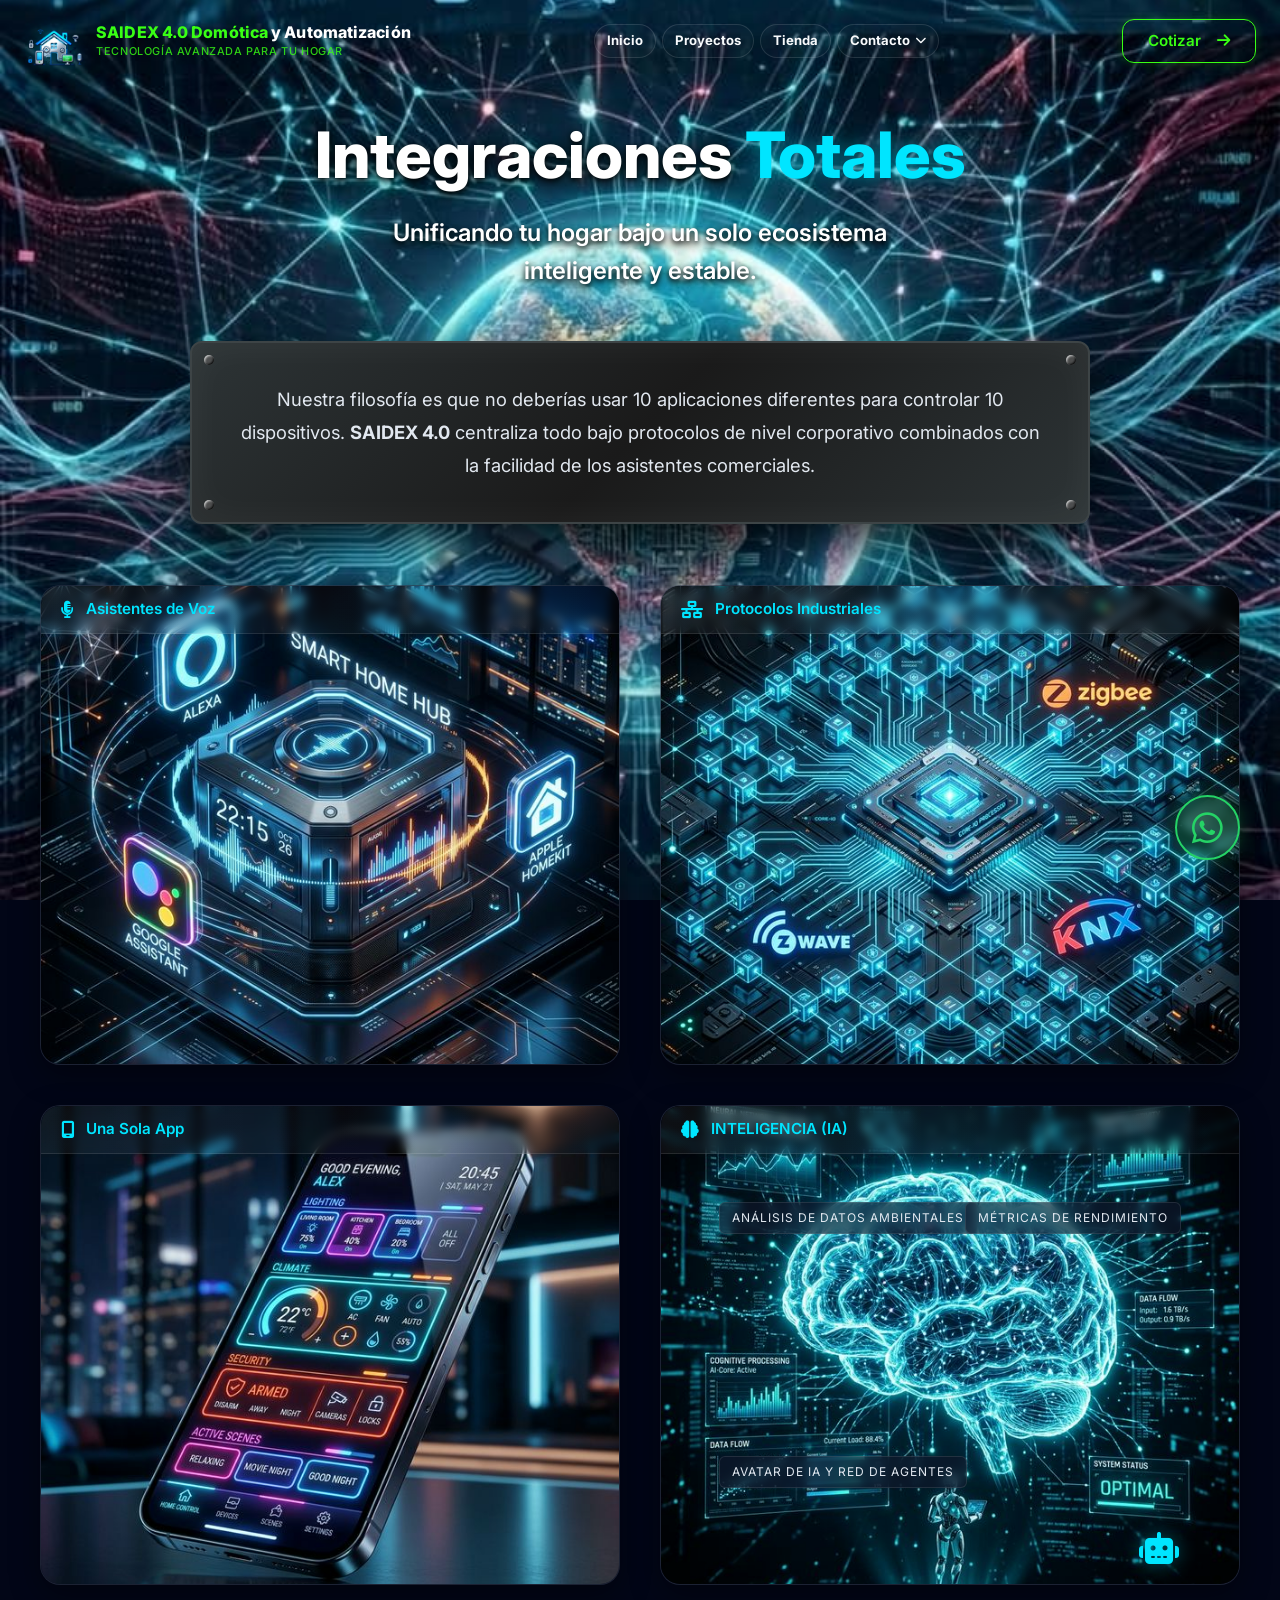
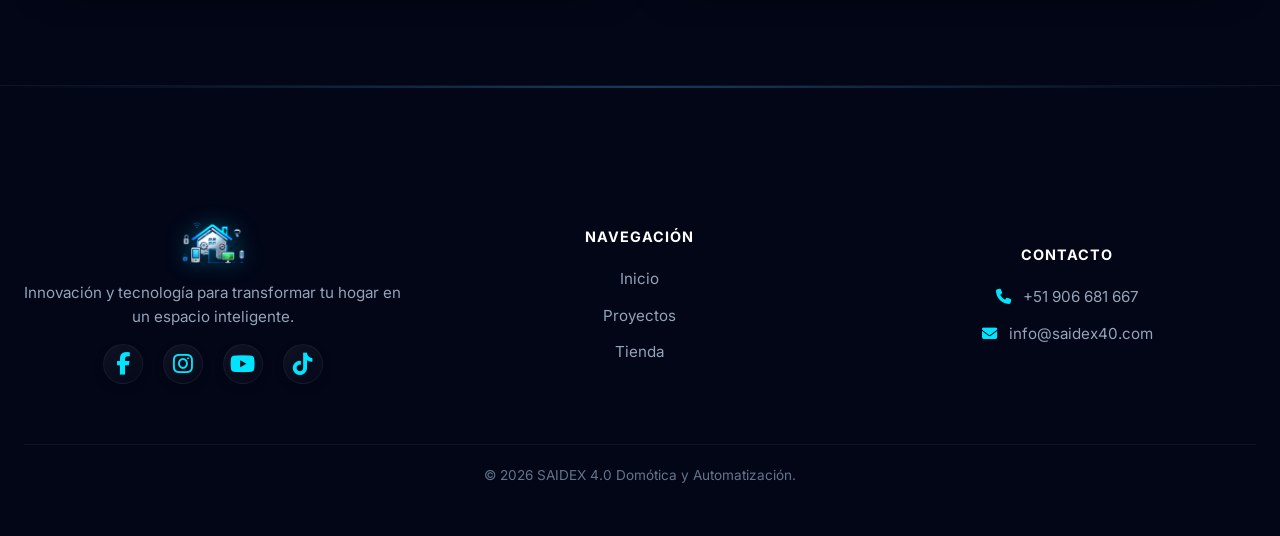
<file: integraciones.html>
<!DOCTYPE html>
<html lang="es">

<head>
    <meta charset="UTF-8">
    <meta name="viewport" content="width=device-width, initial-scale=1.0">
    <title>Integraciones - SAIDEX 4.0</title>
    <link rel="preconnect" href="https://fonts.googleapis.com">
    <link rel="preconnect" href="https://fonts.gstatic.com" crossorigin>
    <link href="https://fonts.googleapis.com/css2?family=Inter:wght@300;400;500;600;700;800&display=swap"
        rel="stylesheet">
    <link rel="stylesheet" href="https://cdnjs.cloudflare.com/ajax/libs/font-awesome/6.4.0/css/all.min.css">
    <link rel="stylesheet" href="css/style.css">
    <!-- Favicon -->
    <link rel="icon" type="image/png" href="assets/logo.png">
    <style>
        .bg-nodes {
            background-color: #020617;
            background-image: url('assets/integraciones.jpg');
            background-size: cover;
            background-position: center;
            background-attachment: fixed;
        }

        /* Brushed Metal Philosophy Panel */
        .filosofia-metal-panel {
            background: linear-gradient(135deg, #2d3436 0%, #1a1a1a 50%, #2d3436 100%);
            border: 2px solid #3d4446;
            border-radius: 12px;
            padding: 40px;
            position: relative;
            box-shadow: 0 20px 50px rgba(0, 0, 0, 0.8), inset 0 0 40px rgba(255, 255, 255, 0.05);
            max-width: 900px;
            margin: -30px auto 60px;
            text-align: center;
        }

        .filosofia-metal-panel::before,
        .filosofia-metal-panel::after,
        .filosofia-metal-panel .rivet-bl,
        .filosofia-metal-panel .rivet-br {
            content: '';
            position: absolute;
            width: 10px;
            height: 10px;
            background: #555;
            border-radius: 50%;
            box-shadow: inset -1px -1px 2px #000, inset 1px 1px 2px #fff;
            opacity: 0.8;
        }

        .filosofia-metal-panel::before {
            top: 12px;
            left: 12px;
        }

        .filosofia-metal-panel::after {
            top: 12px;
            right: 12px;
        }

        .about-card-title {
            font-size: 1.65rem;
            font-weight: 800;
            color: #0F172A;
            margin-bottom: 12px;
            line-height: 1.2;
        }

        .card-hover-details {
            position: absolute;
            bottom: 0;
            left: 0;
            width: 100%;
            padding: 30px;
            background: linear-gradient(to top, rgba(15, 23, 42, 0.95), rgba(15, 23, 42, 0.8));
            backdrop-filter: blur(10px);
            border-top: 1px solid rgba(0, 229, 255, 0.3);
            transform: translateY(100%);
            transition: all 0.5s cubic-bezier(0.4, 0, 0.2, 1);
            opacity: 0;
            z-index: 10;
        }

        .glass-card:hover .card-hover-details {
            transform: translateY(0);
            opacity: 1;
        }

        .card-hover-details h4 {
            color: #00E5FF;
            font-size: 1.2rem;
            margin-bottom: 15px;
            font-weight: 800;
        }

        .card-hover-details p {
            color: #E2E8F0;
            font-size: 0.95rem;
            line-height: 1.6;
            margin: 0;
        }

        .card-hover-details ul {
            list-style: none;
            padding: 0;
            margin: 15px 0 0;
        }

        .card-hover-details li {
            display: flex;
            align-items: center;
            gap: 10px;
            font-size: 0.85rem;
            color: #94A3B8;
            margin-bottom: 8px;
        }

        .card-hover-details li i {
            color: #00E5FF;
            font-size: 0.8rem;
        }

        .rivet-bl {
            bottom: 12px;
            left: 12px;
        }

        .rivet-br {
            bottom: 12px;
            right: 12px;
        }

        /* Glassmorphism Feature Grid */
        .glass-feature-grid {
            display: grid;
            grid-template-columns: repeat(2, 1fr);
            gap: 40px;
            max-width: 1200px;
            margin: 0 auto;
        }

        /* Integraciones Modern Cards */
        .card-modern-header {
            background: linear-gradient(90deg, rgba(255, 255, 255, 0.05), rgba(255, 255, 255, 0.01));
            border-bottom: 1px solid rgba(255, 255, 255, 0.1);
            padding: 12px 20px;
            display: flex;
            align-items: center;
            gap: 12px;
            font-size: 0.95rem;
            font-weight: 600;
            color: #00E5FF;
            position: absolute;
            top: 0;
            left: 0;
            width: 100%;
            z-index: 5;
            backdrop-filter: blur(5px);
        }

        .card-modern-header i {
            font-size: 1.1rem;
        }

        .glass-card {
            background: rgba(15, 23, 42, 0.6);
            border: 1px solid rgba(255, 255, 255, 0.08);
            border-radius: 20px;
            position: relative;
            overflow: hidden;
            height: 480px;
            transition: all 0.5s ease;
            box-shadow: 0 10px 30px rgba(0, 0, 0, 0.4);
        }

        .glass-card:hover {
            border-color: rgba(0, 229, 255, 0.3);
            box-shadow: 0 20px 50px rgba(0, 229, 255, 0.1);
            transform: perspective(1000px) rotateX(2deg);
        }

        .ai-overlay-labels {
            position: absolute;
            top: 0;
            left: 0;
            width: 100%;
            height: 100%;
            pointer-events: none;
            z-index: 3;
        }

        .ai-label {
            position: absolute;
            background: rgba(15, 23, 42, 0.6);
            backdrop-filter: blur(5px);
            border: 1px solid rgba(255, 255, 255, 0.1);
            padding: 6px 12px;
            border-radius: 6px;
            font-size: 0.75rem;
            color: #E2E8F0;
            text-transform: uppercase;
            letter-spacing: 1px;
        }

        .label-1 { top: 20%; left: 10%; }
        .label-2 { top: 20%; right: 10%; }
        .label-3 { bottom: 20%; left: 10%; }

        .robot-avatar {
            position: absolute;
            bottom: 20px;
            right: 20px;
            width: 80px;
            z-index: 4;
            filter: drop-shadow(0 0 10px rgba(0, 229, 255, 0.4));
            animation: floating 3s ease-in-out infinite;
        }

        @keyframes floating {
            0%, 100% { transform: translateY(0); }
            50% { transform: translateY(-10px); }
        }

        /* Imagenes */
        .image-container-3d {
            width: 100%;
            height: 100%;
            display: flex;
            align-items: center;
            justify-content: center;
            position: relative;
            z-index: 1;
        }

        .image-container-3d img {
            width: 100%;
            height: 100%;
            object-fit: cover;
        }



        /* Custom Badges */
        .protocol-mesh {
            position: absolute;
            top: 0;
            left: 0;
            width: 100%;
            height: 100%;
            background-image: radial-gradient(rgba(0, 229, 255, 0.1) 1px, transparent 1px);
            background-size: 15px 15px;
            opacity: 0.3;
        }

        /* Unified Pill Footer Container */
        .footer-pill {
            background-color: #000000;
            background-image: url("data:image/svg+xml,%3Csvg xmlns='http://www.w3.org/2000/svg' width='100' height='100' viewBox='0 0 100 100'%3E%3Cg stroke='%2300e5ff' stroke-opacity='0.08'%3E%3Cpath d='M0 20h20v20M20 0v20M50 50h20v20M70 40v10M90 90h10M90 80v10M10 90v10M0 90h10' fill='none'/%3E%3C/g%3E%3C/svg%3E");
            border-radius: 40px;
            padding: 80px 60px;
            margin: 0 auto;
            max-width: var(--container-max);
            display: grid;
            grid-template-columns: 1.8fr 1fr 1fr;
            gap: 50px;
            border: 1px solid rgba(255, 255, 255, 0.05);
            box-shadow: 0 40px 100px rgba(0, 0, 0, 1), inset 0 0 40px rgba(0, 229, 255, 0.02);
            position: relative;
            overflow: hidden;
        }

        @media (max-width: 900px) {
            .glass-feature-grid {
                grid-template-columns: 1fr;
                gap: 25px;
            }

            .glass-card {
                height: auto;
                min-height: 380px;
                padding: 30px;
            }

            .footer-pill {
                grid-template-columns: 1fr;
                text-align: center;
            }

            .filosofia-metal-panel {
                padding: 30px 20px;
                margin: 0 20px 40px;
            }
        }

        /* Nav Transition */
        .navbar.scrolled {
            background: rgba(2, 6, 23, 0.9);
            backdrop-filter: blur(15px);
            -webkit-backdrop-filter: blur(15px);
            padding: 15px 0;
            box-shadow: 0 4px 30px rgba(0, 0, 0, 0.3);
        }
    </style>
</head>

<body class="bg-nodes">
    <!-- Header Navigation -->
    <header class="navbar">
        <div class="container nav-container">
            <a href="index.html" class="logo">
                <img src="assets/logo.png" alt="SAIDEX 4.0" class="logo-img">
                <div class="logo-text">
                    <span class="company-name"><span class="brand-highlight">SAIDEX 4.0 Domótica</span> y
                        Automatización</span>
                    <span class="company-tagline">Tecnología avanzada para tu hogar</span>
                </div>
            </a>
            <nav class="nav-links">
                <a href="index.html" class="nav-item">Inicio</a>
                <a href="proyectos.html" class="nav-item">Proyectos</a>
                <a href="tienda.html" class="nav-item">Tienda</a>
                <a href="#contacto" class="nav-item">Contacto <i class="fa-solid fa-chevron-down"
                        style="font-size: 0.7rem; margin-left: 5px;"></i></a>
            </nav>
            <div class="nav-actions">
                <a href="index.html#cotizar" class="btn btn-primary"
                    style="background: linear-gradient(90deg, #F97316, #EA580C); border: none; padding: 10px 25px; border-radius: 12px; font-weight: 600;">Cotizar
                    <i class="fa-solid fa-arrow-right" style="margin-left: 8px;"></i></a>
            </div>
            <div class="menu-toggle" id="mobile-menu-btn">
                <i class="fa-solid fa-bars" style="color: #FFF; font-size: 1.5rem;"></i>
            </div>
        </div>
    </header>

    <main>
        <!-- Hero Section -->
        <section class="hero-integraciones" style="padding: 120px 0 80px; text-align: center;">
            <div class="container">
                <h1 class="hero-title scroll-bounce delay-1">
                    Integraciones <span
                        style="color: #00E5FF; text-shadow: 0 0 20px rgba(0, 229, 255, 0.4);">Totales</span>
                </h1>
                <p class="hero-subtitle scroll-bounce delay-1"
                    style="max-width: 600px; margin: 0 auto; line-height: 1.6;">
                    Unificando tu hogar bajo un solo ecosistema inteligente y estable.
                </p>
            </div>
        </section>

        <section style="padding-bottom: 100px;">
            <div class="container">
                <!-- Philosophy Brushed Metal Panel -->
                <div class="filosofia-metal-panel scroll-bounce delay-2">
                    <span class="rivet-bl"></span>
                    <span class="rivet-br"></span>
                    <p style="font-size: 1.15rem; color: #E2E8F0; line-height: 1.8; margin: 0;">
                        Nuestra filosofía es que no deberías usar 10 aplicaciones diferentes para controlar 10
                        dispositivos.
                        <strong>SAIDEX 4.0</strong> centraliza todo bajo protocolos de nivel corporativo combinados con
                        la facilidad de los asistentes comerciales.
                    </p>
                </div>

                <!-- Integration Grid -->
                <div class="glass-feature-grid">
                    <!-- Asistentes de Voz -->
                    <div class="glass-card scroll-bounce delay-3">
                        <div class="card-modern-header">
                            <i class="fa-solid fa-microphone-lines"></i>
                            Asistentes de Voz
                        </div>
                        <div class="image-container-3d">
                            <img src="assets/asistentevoz.png" alt="Asistentes de Voz">
                        </div>
                        <div class="card-hover-details">
                            <h4>Control por Voz</h4>
                            <p>Interactúa con tu hogar de forma natural y fluida.</p>
                            <ul>
                                <li><i class="fa-solid fa-check"></i> Amazon Alexa</li>
                                <li><i class="fa-solid fa-check"></i> Google Assistant</li>
                                <li><i class="fa-solid fa-check"></i> Apple HomeKit (Siri)</li>
                            </ul>
                        </div>
                    </div>

                    <!-- Protocolos Industriales -->
                    <div class="glass-card scroll-bounce delay-4">
                        <div class="card-modern-header">
                            <i class="fa-solid fa-network-wired"></i>
                            Protocolos Industriales
                        </div>
                        <div class="protocol-mesh"></div>
                        <div class="image-container-3d">
                            <img src="assets/protocolosindustriales.png" alt="Protocolo Industrial">
                        </div>
                        <div class="card-hover-details">
                            <h4>Conectividad Robusta</h4>
                            <p>Comunicación estable de largo alcance y bajo consumo.</p>
                            <ul>
                                <li><i class="fa-solid fa-check"></i> Estándar KNX (Industrial)</li>
                                <li><i class="fa-solid fa-check"></i> Redes Mesh Zigbee / Z-Wave</li>
                                <li><i class="fa-solid fa-check"></i> Seguridad de grado militar</li>
                            </ul>
                        </div>
                    </div>

                    <!-- Una Sola App -->
                    <div class="glass-card scroll-bounce delay-5">
                        <div class="card-modern-header">
                            <i class="fa-solid fa-mobile-screen"></i>
                            Una Sola App
                        </div>
                        <div class="image-container-3d">
                            <img src="assets/unasolaapp.png" alt="Una Sola App">
                        </div>
                        <div class="card-hover-details">
                            <h4>Interfaz Unificada</h4>
                            <p>Todo el control de tu hogar en la palma de tu mano.</p>
                            <ul>
                                <li><i class="fa-solid fa-check"></i> Control de Iluminación y Clima</li>
                                <li><i class="fa-solid fa-check"></i> Gestión de Seguridad en Tiempo Real</li>
                                <li><i class="fa-solid fa-check"></i> Creación de Escenas Personalizadas</li>
                            </ul>
                        </div>
                    </div>

                    <!-- Inteligencia Artificial -->
                    <div class="glass-card scroll-bounce delay-6">
                        <div class="card-modern-header">
                            <i class="fa-solid fa-brain"></i>
                            INTELIGENCIA (IA)
                        </div>
                        <div class="ai-overlay-labels">
                            <div class="ai-label label-1">Análisis de Datos Ambientales</div>
                            <div class="ai-label label-2">Métricas de Rendimiento</div>
                            <div class="ai-label label-3">Avatar de IA y Red de Agentes</div>
                        </div>
                        <div class="image-container-3d">
                            <img src="assets/inteligencia.png" alt="Inteligencia Artificial">
                        </div>
                        <i class="fa-solid fa-robot robot-avatar" style="color: #00E5FF; font-size: 2rem;"></i>
                        <div class="card-hover-details">
                            <h4>Cerebro Digital</h4>
                            <p>Algoritmos avanzados que aprenden de tus rutinas.</p>
                            <ul>
                                <li><i class="fa-solid fa-check"></i> Optimización de Consumo Energético</li>
                                <li><i class="fa-solid fa-check"></i> Predicción Inteligente de Escenas</li>
                                <li><i class="fa-solid fa-check"></i> Seguridad Proactiva y Preventiva</li>
                            </ul>
                        </div>
                    </div>
                </div>
            </div>
        </section>
    </main>

    <!-- Footer Unified Pill -->
    <footer class="footer" id="contacto">
        <div class="container">
            <div class="footer-pill minimal">
                <!-- Column 1: Brand -->
                <div class="brand-col">
                    <img src="assets/logo.png" alt="SAIDEX 4.0"
                        style="height: 60px; filter: drop-shadow(0 0 10px rgba(0, 229, 255, 0.3)); margin-bottom: 15px;">
                    <p>Innovación y tecnología para transformar tu hogar en un espacio inteligente.</p>
                    <div class="social-links" style="margin-top: 15px; display: flex; gap: 20px;">
                        <a href="https://www.facebook.com/share/1DKk2KMXqo/" target="_blank"
                            style="color: #00E5FF; font-size: 1.4rem;"><i class="fa-brands fa-facebook-f"></i></a>
                        <a href="https://www.instagram.com/capri4431?igsh=cWtvcjdqN3Vhbjgz" target="_blank"
                            style="color: #00E5FF; font-size: 1.4rem;"><i class="fa-brands fa-instagram"></i></a>
                        <a href="https://youtube.com/@jesusronaldocesararellanas5388/community?si=2w9Oj341CV9DP4Bu"
                            target="_blank" style="color: #00E5FF; font-size: 1.4rem;"><i
                                class="fa-brands fa-youtube"></i></a>
                        <a href="https://www.tiktok.com/@arellanasanchez2006" target="_blank"
                            style="color: #00E5FF; font-size: 1.4rem;"><i class="fa-brands fa-tiktok"></i></a>
                    </div>
                </div>

                <!-- Column 2: Navigation -->
                <div class="nav-col">
                    <h4>NAVEGACIÓN</h4>
                    <ul>
                        <li><a href="index.html">Inicio</a></li>
                        <li><a href="proyectos.html">Proyectos</a></li>
                        <li><a href="tienda.html">Tienda</a></li>
                    </ul>
                </div>

                <!-- Column 3: Contact -->
                <div class="contact-col">
                    <h4>CONTACTO</h4>
                    <ul>
                        <li><i class="fa-solid fa-phone" style="color: #00E5FF; margin-right:8px;"></i> +51 906 681 667
                        </li>
                        <li><i class="fa-solid fa-envelope" style="color: #00E5FF; margin-right:8px;"></i>
                            info@saidex40.com</li>
                    </ul>
                </div>
            </div>
            <div style="display:flex; flex-direction: column; align-items: center; gap: 10px; padding: 20px 0; border-top: 1px solid rgba(255, 255, 255, 0.05); margin-top: 20px;">
                <p style="color: #64748B; font-size: 0.85rem;">&copy; 2026 SAIDEX 4.0 Domótica y Automatización.</p>
    </div>
    </div>
    </footer>

    <!-- Floating WhatsApp Button Redesigned -->
    <a href="https://wa.me/51906681667" class="whatsapp-float"
        style="position: fixed; bottom: 40px; right: 40px; width: 65px; height: 65px; background: rgba(37, 211, 102, 0.2); backdrop-filter: blur(5px); border: 2px solid #25D366; color: #25D366; border-radius: 50%; display: flex; align-items: center; justify-content: center; font-size: 2.2rem; z-index: 100; box-shadow: 0 0 20px rgba(37, 211, 102, 0.3);"
        target="_blank" rel="noopener noreferrer">
        <i class="fa-brands fa-whatsapp"></i>
    </a>
    <script src="js/script.js"></script>
</body>

</html>
</file>
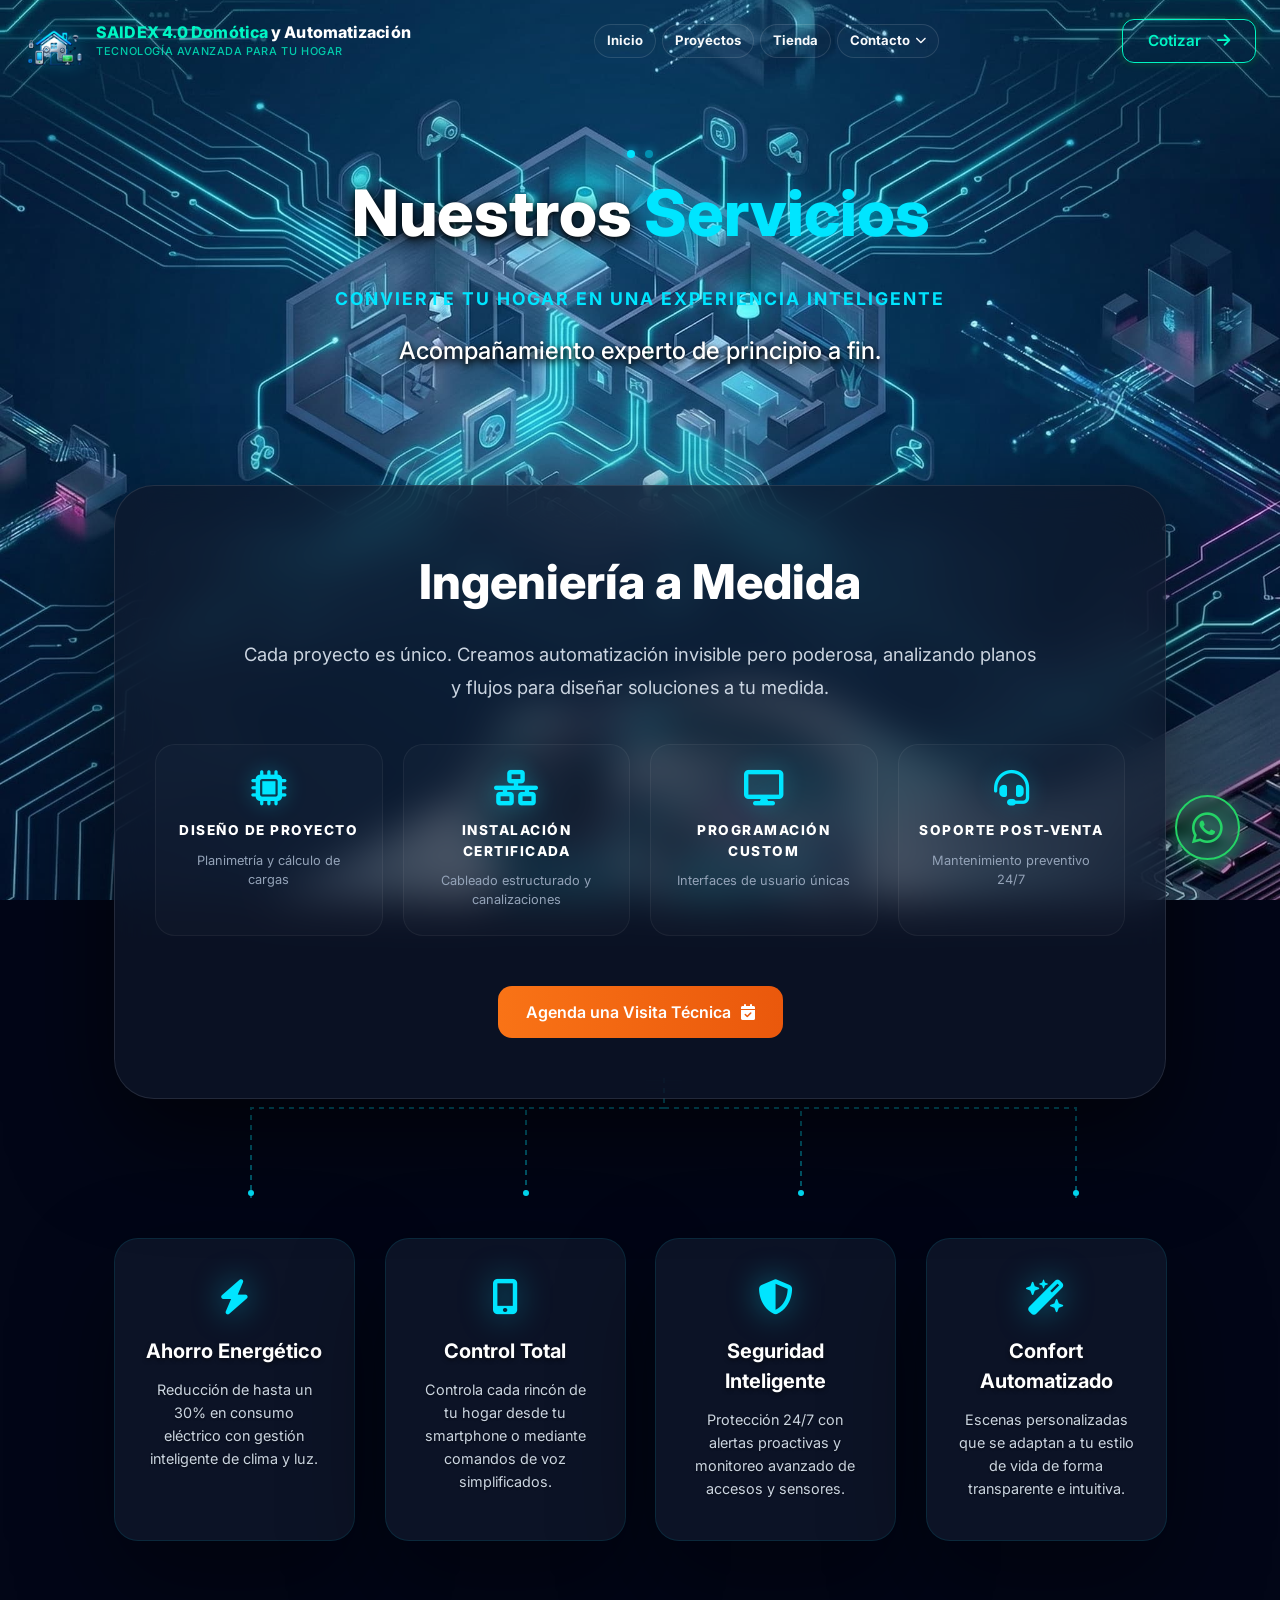
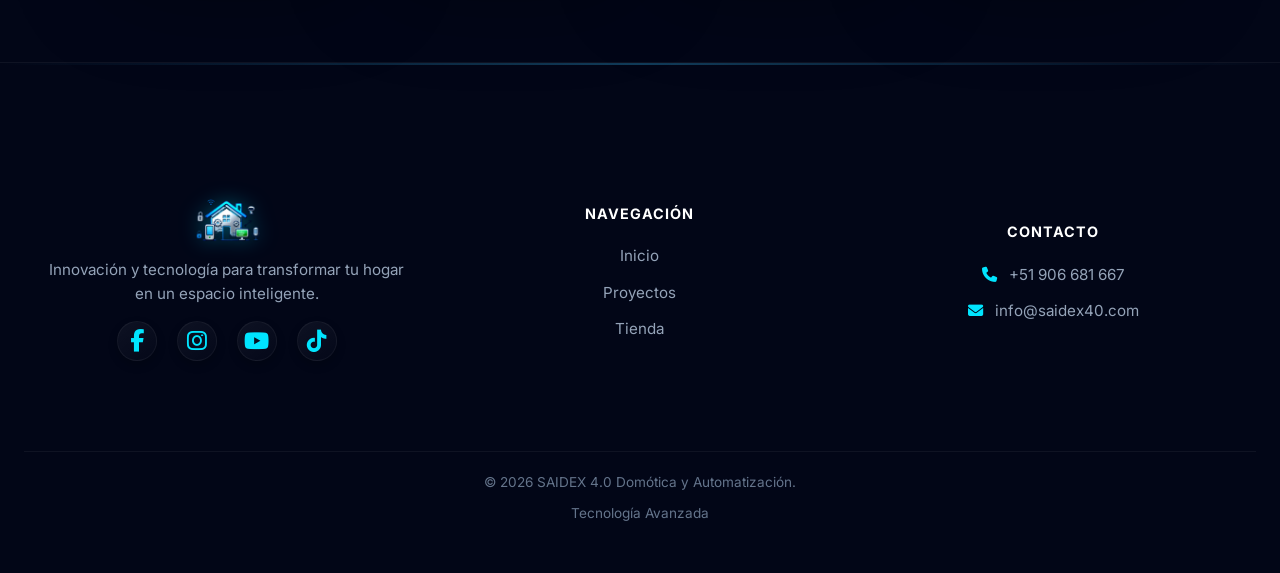
<file: servicios.html>
<!DOCTYPE html>
<html lang="es">

<head>
    <meta charset="UTF-8">
    <meta name="viewport" content="width=device-width, initial-scale=1.0">
    <title>Servicios - SAIDEX 4.0</title>
    <link rel="preconnect" href="https://fonts.googleapis.com">
    <link rel="preconnect" href="https://fonts.gstatic.com" crossorigin>
    <link href="https://fonts.googleapis.com/css2?family=Inter:wght@300;400;500;600;700;800&display=swap"
        rel="stylesheet">
    <link rel="stylesheet" href="https://cdnjs.cloudflare.com/ajax/libs/font-awesome/6.4.0/css/all.min.css">
    <link rel="stylesheet" href="css/style.css">
    <!-- Favicon -->
    <link rel="icon" type="image/png" href="assets/logo.png">
    <style>
    :root {
        --brand-orange: #F97316;
        --brand-cyan: #00E5FF;
        --glass-bg: rgba(15, 23, 42, 0.4);
        --neon-green: #00f5c4;
        --neon-green-glow: rgba(0, 245, 196, 0.4);
    }

    .bg-nodes {
        background-color: #020617;
        background-image: url('assets/servicios.jpg');
        background-size: cover;
        background-position: center;
        background-attachment: fixed;
        position: relative;
    }



    .relative-z {
        position: relative;
        z-index: 5;
    }

    .neon-text {
        color: var(--brand-cyan);
        text-shadow: 0 0 20px rgba(0, 229, 255, 0.4);
    }

    .glass-card {
        background: rgba(15, 23, 42, 0.6);
        backdrop-filter: blur(30px);
        -webkit-backdrop-filter: blur(30px);
        border: 1px solid rgba(255, 255, 255, 0.05);
        border-radius: 32px;
        padding: 40px;
        box-shadow: 0 40px 100px rgba(0, 0, 0, 0.5);
    }

    .glass-card:hover {
        box-shadow: 0 50px 120px rgba(0, 0, 0, 0.6), 0 0 30px var(--neon-green-glow);
        border-color: var(--neon-green);
    }

    .btn-orange {
        background: linear-gradient(90deg, #F97316, #EA580C);
        border: none;
        color: white;
        padding: 14px 28px;
        border-radius: 14px;
        font-weight: 600;
        display: inline-flex;
        align-items: center;
        gap: 10px;
        text-decoration: none;
    }

    .btn-orange:hover {
        box-shadow: 0 10px 25px rgba(249, 115, 22, 0.3);
    }





    .btn-glow {
        position: relative;
        overflow: hidden;
    }

    .btn-glow::before {
        content: '';
        position: absolute;
        top: -50%;
        left: -50%;
        width: 200%;
        height: 200%;
        background: radial-gradient(circle, rgba(255, 255, 255, 0.15) 0%, transparent 70%);
        transform: scale(0);
    }

    .btn-glow:hover::before {
        transform: scale(1);
    }

    .btn-outline-orange {
        background: transparent;
        border: 2px solid #F97316;
        color: white;
        padding: 12px 24px;
        border-radius: 14px;
        font-weight: 600;
        display: inline-flex;
        align-items: center;
        gap: 10px;
        text-decoration: none;
        justify-content: center;
        width: 100%;
    }

    .btn-outline-orange:hover {
        background: rgba(249, 115, 22, 0.1);
    }


    @media (max-width: 1024px) {
        .main-grid {
            grid-template-columns: 1fr;
            gap: 40px;
        }

        .footer-pill {
            grid-template-columns: 1fr;
            text-align: center;
            padding: 40px 20px;
        }

        .footer-asset-img {
            display: none;
        }
    }

    @media (max-width: 600px) {
        .modal-content {
            padding: 30px 20px;
            width: 95%;
        }

        h1 {
            font-size: 2.8rem !important;
        }
    }

    /* Modal Styles */
    .modal-overlay {
        position: fixed;
        top: 0;
        left: 0;
        width: 100%;
        height: 100%;
        background: rgba(0, 0, 0, 0.8);
        backdrop-filter: blur(8px);
        display: none;
        justify-content: center;
        align-items: flex-start;
        /* Better for scrolling */
        z-index: 2000;
        overflow-y: auto;
        /* Enable scrolling */
        padding: 40px 0;
        /* Add padding for breathing room */
    }

    .modal-overlay.active {
        display: flex;
    }

    .modal-content {
        background: rgba(15, 23, 42, 0.9);
        border: 1px solid var(--neon-green);
        border-radius: 24px;
        padding: 40px;
        width: 90%;
        max-width: 500px;
        position: relative;
        box-shadow: 0 0 50px rgba(57, 255, 20, 0.15);
    }



    .close-modal {
        position: absolute;
        top: 20px;
        right: 20px;
        color: #94A3B8;
        font-size: 1.5rem;
        cursor: pointer;
    }

    .close-modal:hover {
        color: var(--neon-green);
    }

    .form-group {
        margin-bottom: 20px;
    }

    .form-group label {
        display: block;
        color: #94A3B8;
        font-size: 0.85rem;
        margin-bottom: 8px;
        text-transform: uppercase;
        letter-spacing: 1px;
    }

    .form-group input,
    .form-group select,
    .form-group textarea {
        width: 100%;
        background: #0f172a;
        /* Solid dark background to avoid inheritance bugs */
        border: 1px solid rgba(255, 255, 255, 0.1);
        border-radius: 10px;
        padding: 12px 15px;
        color: #FFF;
        font-family: 'Inter', sans-serif;
        font-size: 1rem;
    }

    .form-group input:focus,
    .form-group select:focus,
    .form-group textarea:focus {
        border-color: var(--neon-green);
        outline: none;
    }

    /* Fixed Select & Date Styles for Readability */
    .form-group select option {
        background-color: #0f172a;
        color: #FFFFFF;
    }

    /* Target specific date input parts for consistency */
    input[type="date"]::-webkit-calendar-picker-indicator {
        filter: invert(1);
        cursor: pointer;
    }


    .btn-submit {
        background: var(--neon-green);
        color: #000;
        border: none;
        width: 100%;
        padding: 14px;
        border-radius: 10px;
        font-weight: 700;
        cursor: pointer;
        display: flex;
        justify-content: center;
        align-items: center;
        gap: 10px;
    }

    .btn-submit:hover {
        box-shadow: 0 0 20px var(--neon-green-glow);
    }

    /* PREMIUM UPGRADE: Micro-interactions */
    .service-item {
        cursor: default;
    }

    .service-item:hover {
        color: var(--neon-green) !important;
    }

    .service-item:hover i {
        color: var(--neon-green) !important;
        filter: drop-shadow(0 0 10px var(--neon-green-glow));
    }

    .impact-phrase {
        font-size: 1.1rem;
        letter-spacing: 2px;
        color: var(--brand-cyan);
        text-transform: uppercase;
        font-weight: 700;
        margin-top: 10px;
        opacity: 0.85;
    }

    .title-line {
        width: 0;
        height: 4px;
        background: linear-gradient(90deg, transparent, var(--brand-cyan), transparent);
        margin: 15px auto 0;
    }

    .is-visible .title-line {
        width: 280px;
    }





    /* Benefits Section */
    .benefits-grid {
        display: grid;
        grid-template-columns: repeat(4, 1fr);
        gap: 30px;
        margin-top: 80px;
    }

    .benefit-card {
        padding: 40px 30px;
        text-align: center;
        background: rgba(15, 23, 42, 0.85);
        backdrop-filter: blur(16px);
        -webkit-backdrop-filter: blur(16px);
        border-radius: 24px;
        border: 1px solid rgba(0, 229, 255, 0.1);
        box-shadow: 0 40px 100px rgba(0, 0, 0, 0.4);
    }

    .benefit-card:hover {
        background: rgba(0, 229, 255, 0.05);
        border-color: var(--brand-cyan);
    }

    .benefit-card i {
        font-size: 2.2rem;
        color: var(--brand-cyan);
        margin-bottom: 22px;
        display: block;
        filter: drop-shadow(0 0 15px rgba(0, 229, 255, 0.5));
    }

    .benefit-card h4 {
        color: #FFF;
        font-size: 1.25rem;
        margin-bottom: 12px;
        text-shadow: 0 2px 4px rgba(0, 0, 0, 0.5);
    }

    .benefit-card p {
        color: #CBD5E1;
        font-size: 0.9rem;
        line-height: 1.6;
        text-shadow: 0 1px 2px rgba(0, 0, 0, 0.5);
    }

    @media (max-width: 768px) {
        .benefits-grid {
            grid-template-columns: 1fr;
        }

        .is-visible .title-line {
            width: 180px;
        }
    }
    /* Process Dashboard Styles */
    .process-dashboard {
        background: rgba(15, 23, 42, 0.7);
        backdrop-filter: blur(20px);
        -webkit-backdrop-filter: blur(20px);
        border: 1px solid rgba(255, 255, 255, 0.1);
        border-radius: 40px;
        padding: 60px 40px;
        margin-bottom: 0;
        box-shadow: 0 40px 100px rgba(0, 0, 0, 0.6);
        position: relative;
        z-index: 10;
    }

    .process-grid {
        display: grid;
        grid-template-columns: repeat(4, 1fr);
        gap: 20px;
        margin-top: 40px;
    }

    .process-item {
        padding: 25px 20px;
        background: rgba(255, 255, 255, 0.02);
        border: 1px solid rgba(255, 255, 255, 0.05);
        border-radius: 20px;
        transition: all 0.3s ease;
    }

    .process-item:hover {
        background: rgba(0, 229, 255, 0.05);
        border-color: var(--brand-cyan);
        transform: translateY(-5px);
    }

    .process-item i {
        font-size: 2.2rem;
        color: var(--brand-cyan);
        margin-bottom: 15px;
        display: block;
        filter: drop-shadow(0 0 10px rgba(0, 229, 255, 0.3));
    }

    .process-item h4 {
        color: #FFF;
        font-size: 0.85rem;
        letter-spacing: 1.5px;
        margin-bottom: 10px;
        font-weight: 800;
        text-transform: uppercase;
    }

    .process-item p {
        color: #94A3B8;
        font-size: 0.8rem;
        line-height: 1.5;
        margin: 0;
    }

    .connector-svg {
        position: relative;
        height: 80px;
        margin-top: -20px;
        z-index: 1;
        width: 100%;
        overflow: visible;
        pointer-events: none;
    }

    @media (max-width: 900px) {
        .process-grid {
            grid-template-columns: repeat(2, 1fr);
        }
        .connector-svg {
            display: none;
        }
    }

    @media (max-width: 600px) {
        .process-grid {
            grid-template-columns: 1fr;
        }
        .benefits-grid {
            margin-top: -40px;
        }
    }
    @media (max-width: 900px) {
        .benefits-grid {
            margin-top: 60px !important;
        }
    }
</style>
</head>

<body class="bg-nodes">
    <!-- Header Navigation -->
    <header class="navbar">
        <div class="container nav-container">
            <a href="index.html" class="logo">
                <img src="assets/logo.png" alt="SAIDEX 4.0" class="logo-img">
                <div class="logo-text">
                    <span class="company-name"><span class="brand-highlight">SAIDEX 4.0 Domótica</span> y
                        Automatización</span>
                    <span class="company-tagline">Tecnología avanzada para tu hogar</span>
                </div>
            </a>
            <nav class="nav-links">
                <a href="index.html" class="nav-item">Inicio</a>
                <a href="proyectos.html" class="nav-item">Proyectos</a>
                <a href="tienda.html" class="nav-item">Tienda</a>
                <a href="#contacto" class="nav-item">Contacto <i class="fa-solid fa-chevron-down"
                        style="font-size: 0.7rem; margin-left: 5px;"></i></a>
            </nav>
            <div class="nav-actions">
                <a href="index.html#cotizar" class="btn btn-primary"
                    style="background: linear-gradient(90deg, #F97316, #EA580C); border: none; padding: 10px 25px; border-radius: 12px; font-weight: 600;">Cotizar
                    <i class="fa-solid fa-arrow-right" style="margin-left: 8px;"></i></a>
            </div>
            <div class="menu-toggle" id="mobile-menu-btn">
                <i class="fa-solid fa-bars" style="color: #FFF; font-size: 1.5rem;"></i>
            </div>
        </div>
    </header>

    <main class="relative-z">
        <section style="padding: 140px 0 60px; text-align: center;">
            <div class="container">
                <div style="display:inline-flex; gap:10px; margin-bottom: 20px;">
                    <span
                        style="width:8px; height:8px; background:var(--brand-cyan); border-radius:50%; box-shadow:0 0 10px var(--brand-cyan);"></span>
                    <span
                        style="width:8px; height:8px; background:var(--brand-cyan); border-radius:50%; box-shadow:0 0 10px var(--brand-cyan); opacity:0.5;"></span>
                </div>
                <h1 class="hero-title scroll-bounce delay-1">
                    Nuestros <span class="neon-text">Servicios</span></h1>
                <div class="title-line"></div>
                <div class="impact-phrase scroll-bounce delay-1">Convierte tu hogar en una experiencia inteligente</div>
                <p class="hero-subtitle scroll-bounce delay-1" style="font-weight: 500; margin-top: 20px;">
                    Acompañamiento experto
                    de principio a
                    fin.</p>
            </div>
        </section>

        <section style="padding: 40px 0 120px; position: relative;">
            <div class="container" style="max-width: 1100px; margin: 0 auto; text-align: center;">
                <div class="process-dashboard reveal-on-scroll scroll-bounce delay-2">
                    <h2 style="font-size: 3rem; color: #FFF; font-weight: 800; margin-bottom: 20px;">Ingeniería a Medida
                    </h2>
                    <p style="font-size: 1.15rem; color: #CBD5E1; line-height: 1.8; max-width: 800px; margin: 0 auto;">
                        Cada proyecto es único. Creamos automatización invisible pero poderosa, analizando planos y flujos para diseñar soluciones a tu medida.
                    </p>

                    <div class="process-grid">
                        <!-- Item 1 -->
                        <div class="process-item">
                            <i class="fa-solid fa-microchip"></i>
                            <h4>Diseño de Proyecto</h4>
                            <p>Planimetría y cálculo de cargas</p>
                        </div>
                        <!-- Item 2 -->
                        <div class="process-item">
                            <i class="fa-solid fa-network-wired"></i>
                            <h4>Instalación Certificada</h4>
                            <p>Cableado estructurado y canalizaciones</p>
                        </div>
                        <!-- Item 3 -->
                        <div class="process-item">
                            <i class="fa-solid fa-display"></i>
                            <h4>Programación Custom</h4>
                            <p>Interfaces de usuario únicas</p>
                        </div>
                        <!-- Item 4 -->
                        <div class="process-item">
                            <i class="fa-solid fa-headset"></i>
                            <h4>Soporte Post-Venta</h4>
                            <p>Mantenimiento preventivo 24/7</p>
                        </div>
                    </div>
                    <div style="margin-top: 50px;">
                        <a href="javascript:void(0)" class="btn-orange btn-pulse" id="btn-agenda-visita">Agenda una Visita Técnica <i class="fa-solid fa-calendar-check"></i></a>
                    </div>
                </div>

                <!-- Connectors SVG -->
                <div class="connector-svg reveal-on-scroll">
                    <svg width="1100" height="120" viewBox="0 0 1100 120" preserveAspectRatio="none">
                        <path d="M550,0 L550,30 L137,30 L137,120 M550,30 L412,30 L412,120 M550,30 L687,30 L687,120 M550,30 L962,30 L962,120" 
                              fill="none" stroke="rgba(0, 229, 255, 0.4)" stroke-width="2" stroke-dasharray="5,5" />
                        <!-- Circles at bottom of lines -->
                        <circle cx="137" cy="115" r="3" fill="var(--brand-cyan)" />
                        <circle cx="412" cy="115" r="3" fill="var(--brand-cyan)" />
                        <circle cx="687" cy="115" r="3" fill="var(--brand-cyan)" />
                        <circle cx="962" cy="115" r="3" fill="var(--brand-cyan)" />
                    </svg>
                </div>

                <div class="benefits-grid">
                    <div class="benefit-card scroll-bounce delay-4">
                        <i class="fa-solid fa-bolt"></i>
                        <h4>Ahorro Energético</h4>
                        <p>Reducción de hasta un 30% en consumo eléctrico con gestión inteligente de clima y luz.</p>
                    </div>
                    <div class="benefit-card scroll-bounce delay-5">
                        <i class="fa-solid fa-mobile-screen-button"></i>
                        <h4>Control Total</h4>
                        <p>Controla cada rincón de tu hogar desde tu smartphone o mediante comandos de voz
                            simplificados.</p>
                    </div>
                    <div class="benefit-card scroll-bounce delay-6">
                        <i class="fa-solid fa-shield-halved"></i>
                        <h4>Seguridad Inteligente</h4>
                        <p>Protección 24/7 con alertas proactivas y monitoreo avanzado de accesos y sensores.</p>
                    </div>
                    <div class="benefit-card scroll-bounce delay-7">
                        <i class="fa-solid fa-wand-magic-sparkles"></i>
                        <h4>Confort Automatizado</h4>
                        <p>Escenas personalizadas que se adaptan a tu estilo de vida de forma transparente e intuitiva.
                        </p>
                    </div>
                </div>
            </div>
        </section>
    </main>

    <!-- Footer Unified Pill -->
    <footer class="footer" id="contacto">
        <div class="container">
            <div class="footer-pill minimal">
                <!-- Column 1: Brand -->
                <div class="brand-col">
                    <img src="assets/logo.png" alt="SAIDEX 4.0"
                        style="height: 60px; filter: drop-shadow(0 0 10px rgba(0, 229, 255, 0.3)); margin-bottom: 15px;">
                    <p>Innovación y tecnología para transformar tu hogar en un espacio inteligente.</p>
                    <div class="social-links" style="margin-top: 15px; display: flex; gap: 20px;">
                        <a href="https://www.facebook.com/share/1DKk2KMXqo/" target="_blank"
                            style="color: #00E5FF; font-size: 1.4rem;"><i class="fa-brands fa-facebook-f"></i></a>
                        <a href="https://www.instagram.com/capri4431?igsh=cWtvcjdqN3Vhbjgz" target="_blank"
                            style="color: #00E5FF; font-size: 1.4rem;"><i class="fa-brands fa-instagram"></i></a>
                        <a href="https://youtube.com/@jesusronaldocesararellanas5388/community?si=2w9Oj341CV9DP4Bu"
                            target="_blank" style="color: #00E5FF; font-size: 1.4rem;"><i
                                class="fa-brands fa-youtube"></i></a>
                        <a href="https://www.tiktok.com/@arellanasanchez2006" target="_blank"
                            style="color: #00E5FF; font-size: 1.4rem;"><i class="fa-brands fa-tiktok"></i></a>
                    </div>
                </div>

                <!-- Column 2: Navigation -->
                <div class="nav-col">
                    <h4>NAVEGACIÓN</h4>
                    <ul>
                        <li><a href="index.html">Inicio</a></li>
                        <li><a href="proyectos.html">Proyectos</a></li>
                        <li><a href="tienda.html">Tienda</a></li>
                    </ul>
                </div>

                <!-- Column 3: Contact -->
                <div class="contact-col">
                    <h4>CONTACTO</h4>
                    <ul>
                        <li><i class="fa-solid fa-phone" style="color: #00E5FF; margin-right:8px;"></i> +51 906 681 667
                        </li>
                        <li><i class="fa-solid fa-envelope" style="color: #00E5FF; margin-right:8px;"></i>
                            info@saidex40.com</li>
                    </ul>
                </div>
            </div>
            <div style="display:flex; flex-direction: column; align-items: center; gap: 10px; padding: 20px 0; border-top: 1px solid rgba(255, 255, 255, 0.05); margin-top: 20px;">
                <p style="color: #64748B; font-size: 0.85rem;">&copy; 2026 SAIDEX 4.0 Domótica y Automatización.</p>
                <p style="color: #64748B; font-size: 0.85rem;">Tecnología Avanzada</p>
            </div>
        </div>
    </footer>

    <!-- Floating WhatsApp Button -->
    <a href="https://wa.me/51906681667" class="whatsapp-float"
        style="position: fixed; bottom: 40px; right: 40px; width: 65px; height: 65px; background: rgba(37, 211, 102, 0.2); backdrop-filter: blur(5px); border: 2px solid #25D366; color: #25D366; border-radius: 50%; display: flex; align-items: center; justify-content: center; font-size: 2.2rem; z-index: 100;"
        target="_blank" rel="noopener noreferrer">
        <i class="fa-brands fa-whatsapp"></i>
    </a>

    <!-- Modal Form Visit -->
    <div class="modal-overlay" id="visit-modal">
        <div class="modal-content">
            <span class="close-modal" id="close-visit-modal">&times;</span>
            <div style="text-align: center; margin-bottom: 30px;">
                <h3 style="color: #FFF; font-size: 1.8rem; margin-bottom: 10px;">Solicita tu Visita Técnica</h3>
                <p style="color: #94A3B8;">Analizaremos tu espacio para brindarte la mejor solución en automatización.
                </p>
            </div>

            <form id="visita-tecnica-form">
                <div class="form-group">
                    <label>Nombre Completo</label>
                    <input type="text" placeholder="Ej: Juan Pérez" required>
                </div>
                <div class="form-group">
                    <label>Teléfono / WhatsApp</label>
                    <input type="tel" placeholder="Ej: 909 077 677" required>
                </div>
                <div class="form-group">
                    <label>Tipo de Requerimiento</label>
                    <select required>
                        <option value="" disabled selected>Selecciona una opción</option>
                        <option value="domotica">Domótica Integral</option>
                        <option value="seguridad">Seguridad y Cámaras</option>
                        <option value="redes">Redes y Wi-Fi</option>
                        <option value="otro">Otro Servicio</option>
                    </select>
                </div>
                <div class="form-group">
                    <label>Fecha Preferida</label>
                    <input type="date" required>
                </div>
                <div class="form-group">
                    <label>Breve descripción</label>
                    <textarea rows="3" placeholder="Cuéntanos un poco sobre tu proyecto..."></textarea>
                </div>
                <button type="submit" class="btn-submit">
                    Enviar Solicitud <i class="fa-solid fa-paper-plane"></i>
                </button>
            </form>
        </div>
    </div>

    <script src="js/script.js"></script>
</body>

</html>
</file>
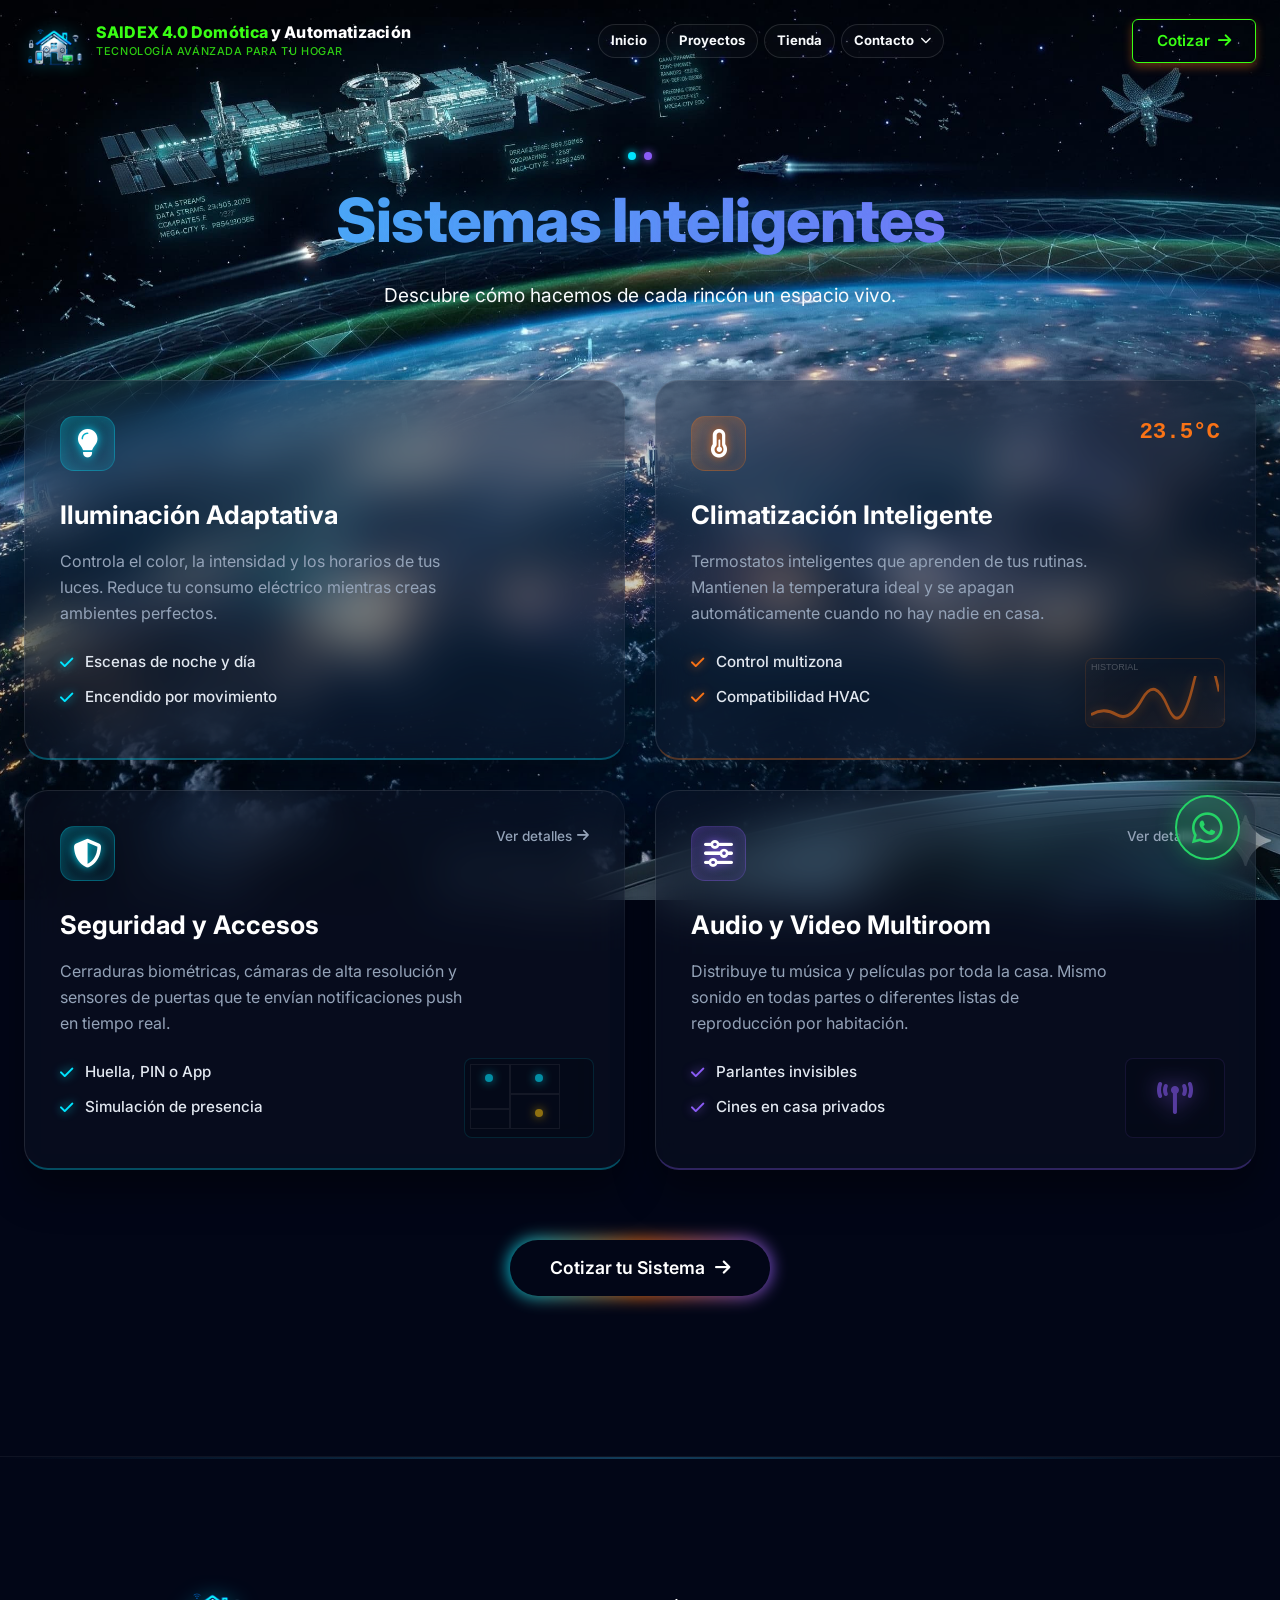
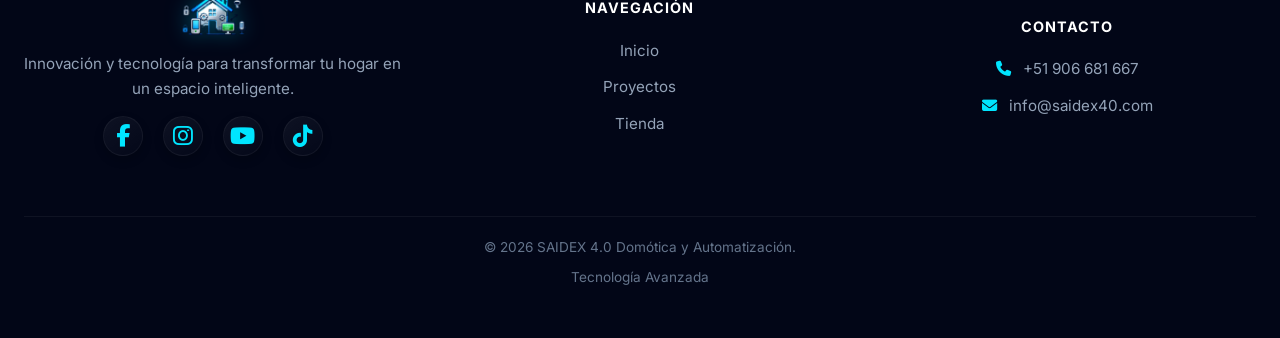
<file: sistemas.html>
<!DOCTYPE html>
<html lang="es">

<head>
    <meta charset="UTF-8">
    <meta name="viewport" content="width=device-width, initial-scale=1.0">
    <title>Sistemas - SAIDEX 4.0</title>
    <link rel="preconnect" href="https://fonts.googleapis.com">
    <link rel="preconnect" href="https://fonts.gstatic.com" crossorigin>
    <link href="https://fonts.googleapis.com/css2?family=Inter:wght@300;400;500;600;700;800&display=swap"
        rel="stylesheet">
    <link rel="stylesheet" href="https://cdnjs.cloudflare.com/ajax/libs/font-awesome/6.4.0/css/all.min.css">
    <link rel="stylesheet" href="css/style.css">
    <!-- Favicon -->
    <link rel="icon" type="image/png" href="assets/logo.png">
    <style>
        .bg-nodes {
            background-color: #020617;
            background-image: url('assets/sistemas.jpg');
            background-size: cover;
            background-position: center;
            background-attachment: fixed;
        }

        .hero-title-gradient {
            background: linear-gradient(90deg, #38BDF8, #8B5CF6);
            -webkit-background-clip: text;
            -webkit-text-fill-color: transparent;
            text-shadow: 0 0 40px rgba(56, 189, 248, 0.3);
            font-size: 3.8rem;
            font-weight: 800;
            letter-spacing: -1px;
        }

        /* Glass Panel */
        .glass-panel {
            background: rgba(15, 23, 42, 0.4);
            backdrop-filter: blur(25px);
            -webkit-backdrop-filter: blur(25px);
            border: 1px solid rgba(255, 255, 255, 0.05);
            border-top: 1px solid rgba(255, 255, 255, 0.1);
            border-left: 1px solid rgba(255, 255, 255, 0.1);
            border-radius: 24px;
            padding: 35px;
            box-shadow: 0 20px 40px rgba(0, 0, 0, 0.4), inset 0 0 30px rgba(255, 255, 255, 0.01);
            position: relative;
            overflow: hidden;
            display: flex;
            flex-direction: column;
            min-height: 380px;
        }

        .panel-cyan {
            border-bottom: 2px solid rgba(0, 229, 255, 0.3);
        }

        .panel-orange {
            border-bottom: 2px solid rgba(249, 115, 22, 0.3);
        }

        .panel-violet {
            border-bottom: 2px solid rgba(139, 92, 246, 0.3);
        }

        .glass-panel:hover {
            background: rgba(15, 23, 42, 0.6);
        }

        .panel-cyan:hover {
            border-color: rgba(0, 229, 255, 0.5);
            box-shadow: 0 20px 40px rgba(0, 229, 255, 0.1), inset 0 0 30px rgba(0, 229, 255, 0.05);
        }

        .panel-orange:hover {
            border-color: rgba(249, 115, 22, 0.5);
            box-shadow: 0 20px 40px rgba(249, 115, 22, 0.1), inset 0 0 30px rgba(249, 115, 22, 0.05);
        }

        .panel-violet:hover {
            border-color: rgba(139, 92, 246, 0.5);
            box-shadow: 0 20px 40px rgba(139, 92, 246, 0.1), inset 0 0 30px rgba(139, 92, 246, 0.05);
        }

        .solutions-grid-2col {
            display: grid;
            grid-template-columns: repeat(2, 1fr);
            gap: 30px;
            position: relative;
            z-index: 2;
        }

        @media (max-width: 900px) {
            .solutions-grid-2col {
                grid-template-columns: 1fr;
            }

            .hero-title-gradient {
                font-size: 2.5rem;
            }

            .footer-pill {
                grid-template-columns: 1fr !important;
                text-align: center;
                gap: 50px !important;
            }

            .brand-col {
                grid-row: 1;
                /* Move logo to top on mobile */
            }

            .footer-heading {
                justify-content: center;
            }

            ul {
                align-items: center !important;
            }

            li {
                justify-content: center !important;
            }
        }

        @media (max-width: 480px) {
            .hero-title-gradient {
                font-size: 2rem;
                letter-spacing: -0.5px;
            }

            .text-gray-light {
                font-size: 1rem !important;
            }
        }

        /* Top Header of Card */
        .card-header {
            display: flex;
            justify-content: space-between;
            align-items: flex-start;
            margin-bottom: 25px;
        }

        .icon-box {
            width: 55px;
            height: 55px;
            border-radius: 14px;
            display: flex;
            align-items: center;
            justify-content: center;
            font-size: 1.8rem;
            color: #FFF;
            background: rgba(255, 255, 255, 0.03);
            border: 1px solid rgba(255, 255, 255, 0.1);
        }

        .icon-box-cyan {
            background: linear-gradient(135deg, rgba(0, 229, 255, 0.2), transparent);
            border-color: rgba(0, 229, 255, 0.3);
            box-shadow: inset 0 0 15px rgba(0, 229, 255, 0.2);
            text-shadow: 0 0 10px #00E5FF;
        }

        .icon-box-orange {
            background: linear-gradient(135deg, rgba(249, 115, 22, 0.2), transparent);
            border-color: rgba(249, 115, 22, 0.3);
            box-shadow: inset 0 0 15px rgba(249, 115, 22, 0.2);
            text-shadow: 0 0 10px #F97316;
        }

        .icon-box-violet {
            background: linear-gradient(135deg, rgba(139, 92, 246, 0.2), transparent);
            border-color: rgba(139, 92, 246, 0.3);
            box-shadow: inset 0 0 15px rgba(139, 92, 246, 0.2);
            text-shadow: 0 0 10px #8B5CF6;
        }

        .ver-detalles {
            color: var(--text-gray-light);
            font-size: 0.85rem;
            text-decoration: none;
            display: flex;
            align-items: center;
            gap: 5px;
            font-weight: 500;
        }

        .glass-panel:hover .ver-detalles {
            color: #FFF;
        }

        /* Widget Area */
        .widget-area {
            position: absolute;
            bottom: 30px;
            right: 30px;
            opacity: 0.6;
        }

        .glass-panel:hover .widget-area {
            opacity: 1;
        }

        /* Fake Live Widgets */
        .widget-temp-graph {
            width: 140px;
            height: 70px;
            border: 1px solid rgba(249, 115, 22, 0.2);
            border-radius: 8px;
            background: linear-gradient(0deg, rgba(249, 115, 22, 0.1) 0%, transparent 100%);
            position: relative;
            overflow: hidden;
            display: flex;
            align-items: flex-end;
            padding: 5px;
        }

        .widget-temp-graph svg {
            width: 100%;
            height: 80%;
            stroke: #F97316;
            stroke-width: 2;
            fill: none;
            filter: drop-shadow(0 2px 5px rgba(249, 115, 22, 0.5));
        }

        .widget-floorplan {
            width: 130px;
            height: 80px;
            border: 1px solid rgba(0, 229, 255, 0.2);
            border-radius: 8px;
            background: rgba(0, 0, 0, 0.3);
            position: relative;
            padding: 8px;
        }

        .floor-room {
            position: absolute;
            border: 1px solid rgba(255, 255, 255, 0.1);
        }

        .dot {
            width: 8px;
            height: 8px;
            border-radius: 50%;
            position: absolute;
            background: #00E5FF;
            box-shadow: 0 0 10px #00E5FF;
        }

        .dot-yellow {
            background: #EAB308;
            box-shadow: 0 0 10px #EAB308;
        }

        .widget-audio {
            width: 100px;
            height: 80px;
            border: 1px solid rgba(139, 92, 246, 0.2);
            border-radius: 8px;
            background: rgba(0, 0, 0, 0.3);
            display: flex;
            align-items: center;
            justify-content: center;
        }



        /* Typography & layout */
        h3.card-title {
            font-size: 1.6rem;
            margin-bottom: 15px;
            font-weight: 700;
            color: #FFF;
        }

        p.card-desc {
            color: #94A3B8;
            line-height: 1.6;
            font-size: 1rem;
            margin-bottom: 25px;
            max-width: 80%;
        }

        .glass-ul {
            list-style: none;
            padding: 0;
            margin: 0;
            flex-grow: 1;
        }

        .glass-ul li {
            color: #E2E8F0;
            margin-bottom: 12px;
            display: flex;
            align-items: center;
            font-weight: 500;
            font-size: 0.95rem;
        }

        .neon-tick-cyan {
            color: #00E5FF;
            text-shadow: 0 0 10px rgba(0, 229, 255, 0.8);
            margin-right: 12px;
        }

        .neon-tick-orange {
            color: #F97316;
            text-shadow: 0 0 10px rgba(249, 115, 22, 0.8);
            margin-right: 12px;
        }

        .neon-tick-violet {
            color: #8B5CF6;
            text-shadow: 0 0 10px rgba(139, 92, 246, 0.8);
            margin-right: 12px;
        }

        /* Glowing CTA Button */
        .cta-glowing {
            display: inline-flex;
            align-items: center;
            gap: 10px;
            background: #020617;
            color: #FFF;
            padding: 15px 40px;
            border-radius: 30px;
            font-weight: 600;
            font-size: 1.1rem;
            position: relative;
            z-index: 1;
            text-decoration: none;
        }

        .cta-glowing::before {
            content: '';
            position: absolute;
            top: -2px;
            left: -2px;
            width: calc(100% + 4px);
            height: calc(100% + 4px);
            background: linear-gradient(90deg, #00E5FF, #F97316, #8B5CF6);
            border-radius: 32px;
            z-index: -1;
            filter: blur(8px);
            opacity: 0.8;
        }

        .cta-glowing::after {
            content: '';
            position: absolute;
            inset: 0;
            background: #020617;
            border-radius: 30px;
            z-index: -1;
        }

        .cta-glowing:hover::before {
            filter: blur(12px);
            opacity: 1;
        }



        /* Unified Pill Footer Container */
        .footer-pill {
            background-color: #000000;
            background-image:
                radial-gradient(circle at 70% 30%, rgba(0, 229, 255, 0.05) 0%, transparent 50%),
                url("data:image/svg+xml,%3Csvg xmlns='http://www.w3.org/2000/svg' width='100' height='100' viewBox='0 0 100 100'%3E%3Cg stroke='%2300e5ff' stroke-opacity='0.08'%3E%3Cpath d='M0 20h20v20M20 0v20M50 50h20v20M70 40v10M90 90h10M90 80v10M10 90v10M0 90h10' fill='none'/%3E%3Ccircle cx='20' cy='20' r='2' fill='%2300e5ff' fill-opacity='0.1'/%3E%3Ccircle cx='70' cy='50' r='2' fill='%2300e5ff' fill-opacity='0.1'/%3E%3C/g%3E%3C/svg%3E");
            border-radius: 40px;
            padding: 80px 60px;
            margin: 0 auto;
            max-width: var(--container-max);
            display: grid;
            grid-template-columns: 1.8fr 1fr 1fr;
            gap: 50px;
            border: 1px solid rgba(255, 255, 255, 0.05);
            box-shadow: 0 40px 100px rgba(0, 0, 0, 1), inset 0 0 40px rgba(0, 229, 255, 0.02);
            position: relative;
            overflow: hidden;
        }

        .footer-slogan {
            font-size: 1.25rem;
            line-height: 1.5;
            color: #FFFFFF;
            font-weight: 700;
            text-shadow: 0 0 15px rgba(0, 229, 255, 0.4);
            margin-bottom: 25px;
            max-width: 320px;
        }

        .nav-dot {
            width: 6px;
            height: 6px;
            background: #00E5FF;
            border-radius: 50%;
            display: inline-block;
            margin-left: 10px;
            box-shadow: 0 0 8px #00E5FF;
            opacity: 0.8;
        }

        .contact-icon-box {
            color: #00E5FF;
            font-size: 1.2rem;
            margin-bottom: 5px;
            filter: drop-shadow(0 0 8px rgba(0, 229, 255, 0.6));
        }

        @media (max-width: 768px) {
            .footer-pill {
                grid-template-columns: 1fr;
                border-radius: 20px;
                padding: 40px 20px;
                text-align: center;
                gap: 30px;
            }

            .nav-col,
            .contact-col,
            .brand-col {
                align-items: center !important;
            }

            .footer-slogan {
                max-width: 100%;
            }
        }

        /* WhatsApp Button Redesign */


        .whatsapp-float {
            position: fixed;
            bottom: 40px;
            right: 40px;
            width: 65px;
            height: 65px;
            background: rgba(37, 211, 102, 0.2);
            backdrop-filter: blur(5px);
            border: 2px solid #25D366;
            color: #25D366;
            border-radius: 50%;
            display: flex;
            align-items: center;
            justify-content: center;
            font-size: 2.2rem;
            z-index: 100;
            box-shadow: 0 0 20px rgba(37, 211, 102, 0.3);
        }

        .whatsapp-float:hover {
            background: #25D366;
            color: #FFF;
        }

        /* General Footer Utilities */
        .social-links {
            display: flex;
            gap: 15px;
        }

        .social-btn {
            display: flex;
            align-items: center;
            justify-content: center;
            width: 40px;
            height: 40px;
            border-radius: 50%;
            border: 1px solid rgba(255, 255, 255, 0.2);
            background: rgba(255, 255, 255, 0.05);
            color: #E2E8F0;
            transition: all 0.3s ease;
            text-decoration: none;
        }

        .social-btn:hover {
            border-color: #00E5FF;
            color: #00E5FF;
            box-shadow: 0 0 15px rgba(0, 229, 255, 0.4);
            transform: translateY(-3px);
            background: rgba(0, 229, 255, 0.1);
        }

        .footer-heading {
            color: #FFFFFF;
            font-weight: 700;
            margin-bottom: 25px;
            position: relative;
            display: inline-block;
        }

        .footer-heading::after {
            content: '';
            position: absolute;
            bottom: -10px;
            left: 50%;
            transform: translateX(-50%);
            width: 30px;
            height: 2px;
            background: #00E5FF;
            box-shadow: 0 0 8px #00E5FF;
        }

        .text-cyan-accent {
            color: #00E5FF;
        }
    </style>
</head>

<body class="bg-nodes">
    <!-- Header Navigation -->
    <header class="navbar">
        <div class="container nav-container">
            <a href="index.html" class="logo">
                <img src="assets/logo.png" alt="SAIDEX 4.0" class="logo-img">
                <div class="logo-text">
                    <span class="company-name"><span class="brand-highlight">SAIDEX 4.0 Domótica</span> y
                        Automatización</span>
                    <span class="company-tagline">Tecnología avanzada para tu hogar</span>
                </div>
            </a>
            <nav class="nav-links">
                <a href="index.html" class="nav-item">Inicio</a>
                <a href="proyectos.html" class="nav-item">Proyectos</a>
                <a href="tienda.html" class="nav-item">Tienda</a>
                <a href="index.html#contacto" class="nav-item">Contacto <i
                        class="fa-solid fa-chevron-down dropdown-icon"></i></a>
            </nav>
            <div class="nav-actions">
                <a href="index.html#cotizar" class="btn btn-primary"
                    style="box-shadow: 0 4px 10px rgba(249, 115, 22, 0.4);">Cotizar <i
                        class="fa-solid fa-arrow-right"></i></a>
            </div>
            <div class="menu-toggle" id="mobile-menu-btn">
                <i class="fa-solid fa-bars"></i>
            </div>
        </div>
    </header>

    <main>
        <section class="hero"
            style="min-height: 40vh; display:flex; align-items:flex-end; justify-content:center; padding-bottom: 50px; background: transparent;">
            <div class="container text-center relative-z">
                <div style="display:flex; justify-content:center; gap:8px; margin-bottom: 15px;">
                    <div
                        style="width:8px; height:8px; border-radius:50%; background:#00E5FF; box-shadow:0 0 8px #00E5FF;">
                    </div>
                    <div
                        style="width:8px; height:8px; border-radius:50%; background:#8B5CF6; box-shadow:0 0 8px #8B5CF6;">
                    </div>
                </div>
                <h1 class="hero-title-gradient scroll-bounce delay-1">Sistemas Inteligentes</h1>
                <h2 class="text-gray-light scroll-bounce delay-1"
                    style="margin-top:15px; font-weight: 400; font-size: 1.2rem; max-width: 600px; margin-inline: auto;">
                    Descubre cómo hacemos de cada rincón un espacio vivo.</h2>
            </div>
        </section>

        <!-- Dynamic Glass Cards Section -->
        <section style="padding: 20px 0 100px;">
            <div class="container">
                <div class="solutions-grid-2col">

                    <!-- Sistema 1 -->
                    <div class="glass-panel panel-cyan scroll-bounce delay-2">
                        <div class="card-header">
                            <div class="icon-box icon-box-cyan">
                                <i class="fa-solid fa-lightbulb"></i>
                            </div>
                        </div>
                        <h3 class="card-title">Iluminación Adaptativa</h3>
                        <p class="card-desc">Controla el color, la intensidad y los horarios de tus luces. Reduce tu
                            consumo eléctrico mientras creas ambientes perfectos.</p>
                        <ul class="glass-ul">
                            <li><i class="fa-solid fa-check neon-tick-cyan"></i> Escenas de noche y día</li>
                            <li><i class="fa-solid fa-check neon-tick-cyan"></i> Encendido por movimiento</li>
                        </ul>
                    </div>

                    <!-- Sistema 2 -->
                    <div class="glass-panel panel-orange scroll-bounce delay-3">
                        <div class="card-header">
                            <div class="icon-box icon-box-orange">
                                <i class="fa-solid fa-temperature-half"></i>
                            </div>
                            <span
                                style="font-size: 1.4rem; font-weight:700; color:#F97316; font-family: monospace;">23.5°C</span>
                        </div>
                        <h3 class="card-title">Climatización Inteligente</h3>
                        <p class="card-desc">Termostatos inteligentes que aprenden de tus rutinas. Mantienen la
                            temperatura ideal y se apagan automáticamente cuando no hay nadie en casa.</p>
                        <ul class="glass-ul">
                            <li><i class="fa-solid fa-check neon-tick-orange"></i> Control multizona</li>
                            <li><i class="fa-solid fa-check neon-tick-orange"></i> Compatibilidad HVAC</li>
                        </ul>
                        <!-- Live Widget -->
                        <div class="widget-area">
                            <div class="widget-temp-graph">
                                <span
                                    style="position:absolute; top:2px; left:5px; font-size:9px; color:rgba(255,255,255,0.4); font-family:sans-serif; text-transform:uppercase;">Historial</span>
                                <svg viewBox="0 0 100 30" preserveAspectRatio="none">
                                    <path d="M0,25 Q10,20 20,25 T40,15 T60,20 T80,5 T100,10"></path>
                                </svg>
                            </div>
                        </div>
                    </div>

                    <!-- Sistema 3 -->
                    <div class="glass-panel panel-cyan scroll-bounce delay-4">
                        <div class="card-header">
                            <div class="icon-box icon-box-cyan">
                                <i class="fa-solid fa-shield-halved"></i>
                            </div>
                            <a href="#" class="ver-detalles">Ver detalles <i class="fa-solid fa-arrow-right"></i></a>
                        </div>
                        <h3 class="card-title">Seguridad y Accesos</h3>
                        <p class="card-desc">Cerraduras biométricas, cámaras de alta resolución y sensores de puertas
                            que te envían notificaciones push en tiempo real.</p>
                        <ul class="glass-ul">
                            <li><i class="fa-solid fa-check neon-tick-cyan"></i> Huella, PIN o App</li>
                            <li><i class="fa-solid fa-check neon-tick-cyan"></i> Simulación de presencia</li>
                        </ul>
                        <!-- Live Widget Floorplan -->
                        <div class="widget-area">
                            <div class="widget-floorplan">
                                <!-- Rooms -->
                                <div class="floor-room" style="top:5px; left:5px; width:40px; height:45px;"></div>
                                <div class="floor-room" style="top:5px; left:45px; width:50px; height:30px;"></div>
                                <div class="floor-room" style="top:35px; left:45px; width:50px; height:35px;"></div>
                                <div class="floor-room" style="top:50px; left:5px; width:40px; height:20px;"></div>
                                <!-- Dots -->
                                <div class="dot" style="top:15px; left:20px;"></div>
                                <div class="dot" style="top:15px; left:70px;"></div>
                                <div class="dot dot-yellow" style="top:50px; left:70px;"></div>
                            </div>
                        </div>
                    </div>

                    <!-- Sistema 4 -->
                    <div class="glass-panel panel-violet scroll-bounce delay-5">
                        <div class="card-header">
                            <div class="icon-box icon-box-violet">
                                <i class="fa-solid fa-sliders"></i>
                            </div>
                            <a href="#" class="ver-detalles">Ver detalles <i class="fa-solid fa-arrow-right"></i></a>
                        </div>
                        <h3 class="card-title">Audio y Video Multiroom</h3>
                        <p class="card-desc">Distribuye tu música y películas por toda la casa. Mismo sonido en todas
                            partes o diferentes listas de reproducción por habitación.</p>
                        <ul class="glass-ul">
                            <li><i class="fa-solid fa-check neon-tick-violet"></i> Parlantes invisibles</li>
                            <li><i class="fa-solid fa-check neon-tick-violet"></i> Cines en casa privados</li>
                        </ul>
                        <!-- Live Widget Audio -->
                        <div class="widget-area">
                            <div class="widget-audio">
                                <i class="fa-solid fa-tower-broadcast"
                                    style="font-size:2rem; color:#8B5CF6; filter:drop-shadow(0 0 10px #8B5CF6);"></i>
                            </div>
                        </div>
                    </div>
                </div>

                <div class="text-center" style="margin-top:70px;">
                    <a href="index.html#cotizar" class="cta-glowing">Cotizar tu Sistema <i
                            class="fa-solid fa-arrow-right"></i></a>
                </div>
            </div>
        </section>

        <div class="container" style="padding-bottom: 60px;">
            <!-- Removed orange line -->
        </div>
    </main>

    <!-- Footer Unified Pill -->
    <footer class="footer" id="contacto">
        <div class="container">
            <div class="footer-pill minimal">
                <!-- Column 1: Brand -->
                <div class="brand-col">
                    <img src="assets/logo.png" alt="SAIDEX 4.0"
                        style="height: 60px; filter: drop-shadow(0 0 10px rgba(0, 229, 255, 0.3)); margin-bottom: 15px;">
                    <p>Innovación y tecnología para transformar tu hogar en un espacio inteligente.</p>
                    <div class="social-links" style="margin-top: 15px; display: flex; gap: 20px;">
                        <a href="https://www.facebook.com/share/1DKk2KMXqo/" target="_blank"
                            style="color: #00E5FF; font-size: 1.4rem;"><i class="fa-brands fa-facebook-f"></i></a>
                        <a href="https://www.instagram.com/capri4431?igsh=cWtvcjdqN3Vhbjgz" target="_blank"
                            style="color: #00E5FF; font-size: 1.4rem;"><i class="fa-brands fa-instagram"></i></a>
                        <a href="https://youtube.com/@jesusronaldocesararellanas5388/community?si=2w9Oj341CV9DP4Bu"
                            target="_blank" style="color: #00E5FF; font-size: 1.4rem;"><i
                                class="fa-brands fa-youtube"></i></a>
                        <a href="https://www.tiktok.com/@arellanasanchez2006" target="_blank"
                            style="color: #00E5FF; font-size: 1.4rem;"><i class="fa-brands fa-tiktok"></i></a>
                    </div>
                </div>

                <!-- Column 2: Navigation -->
                <div class="nav-col">
                    <h4>NAVEGACIÓN</h4>
                    <ul>
                        <li><a href="index.html">Inicio</a></li>
                        <li><a href="proyectos.html">Proyectos</a></li>
                        <li><a href="tienda.html">Tienda</a></li>
                    </ul>
                </div>

                <!-- Column 3: Contact -->
                <div class="contact-col">
                    <h4>CONTACTO</h4>
                    <ul>
                        <li><i class="fa-solid fa-phone" style="color: #00E5FF; margin-right:8px;"></i> +51 906 681 667
                        </li>
                        <li><i class="fa-solid fa-envelope" style="color: #00E5FF; margin-right:8px;"></i>
                            info@saidex40.com</li>
                    </ul>
                </div>
            </div>
            <div style="display:flex; flex-direction: column; align-items: center; gap: 10px; padding: 20px 0; border-top: 1px solid rgba(255, 255, 255, 0.05); margin-top: 20px;">
                <p style="color: #64748B; font-size: 0.85rem;">&copy; 2026 SAIDEX 4.0 Domótica y Automatización.</p>
                <p style="color: #64748B; font-size: 0.85rem;">Tecnología Avanzada</p>
            </div>
        </div>
    </footer>
    </div>
    </footer>

    <!-- Floating WhatsApp Button Redesigned -->
    <a href="https://wa.me/51906681667" class="whatsapp-float" target="_blank" rel="noopener noreferrer">
        <i class="fa-brands fa-whatsapp"></i>
    </a>
    <script src="js/script.js"></script>
</body>

</html>
</file>
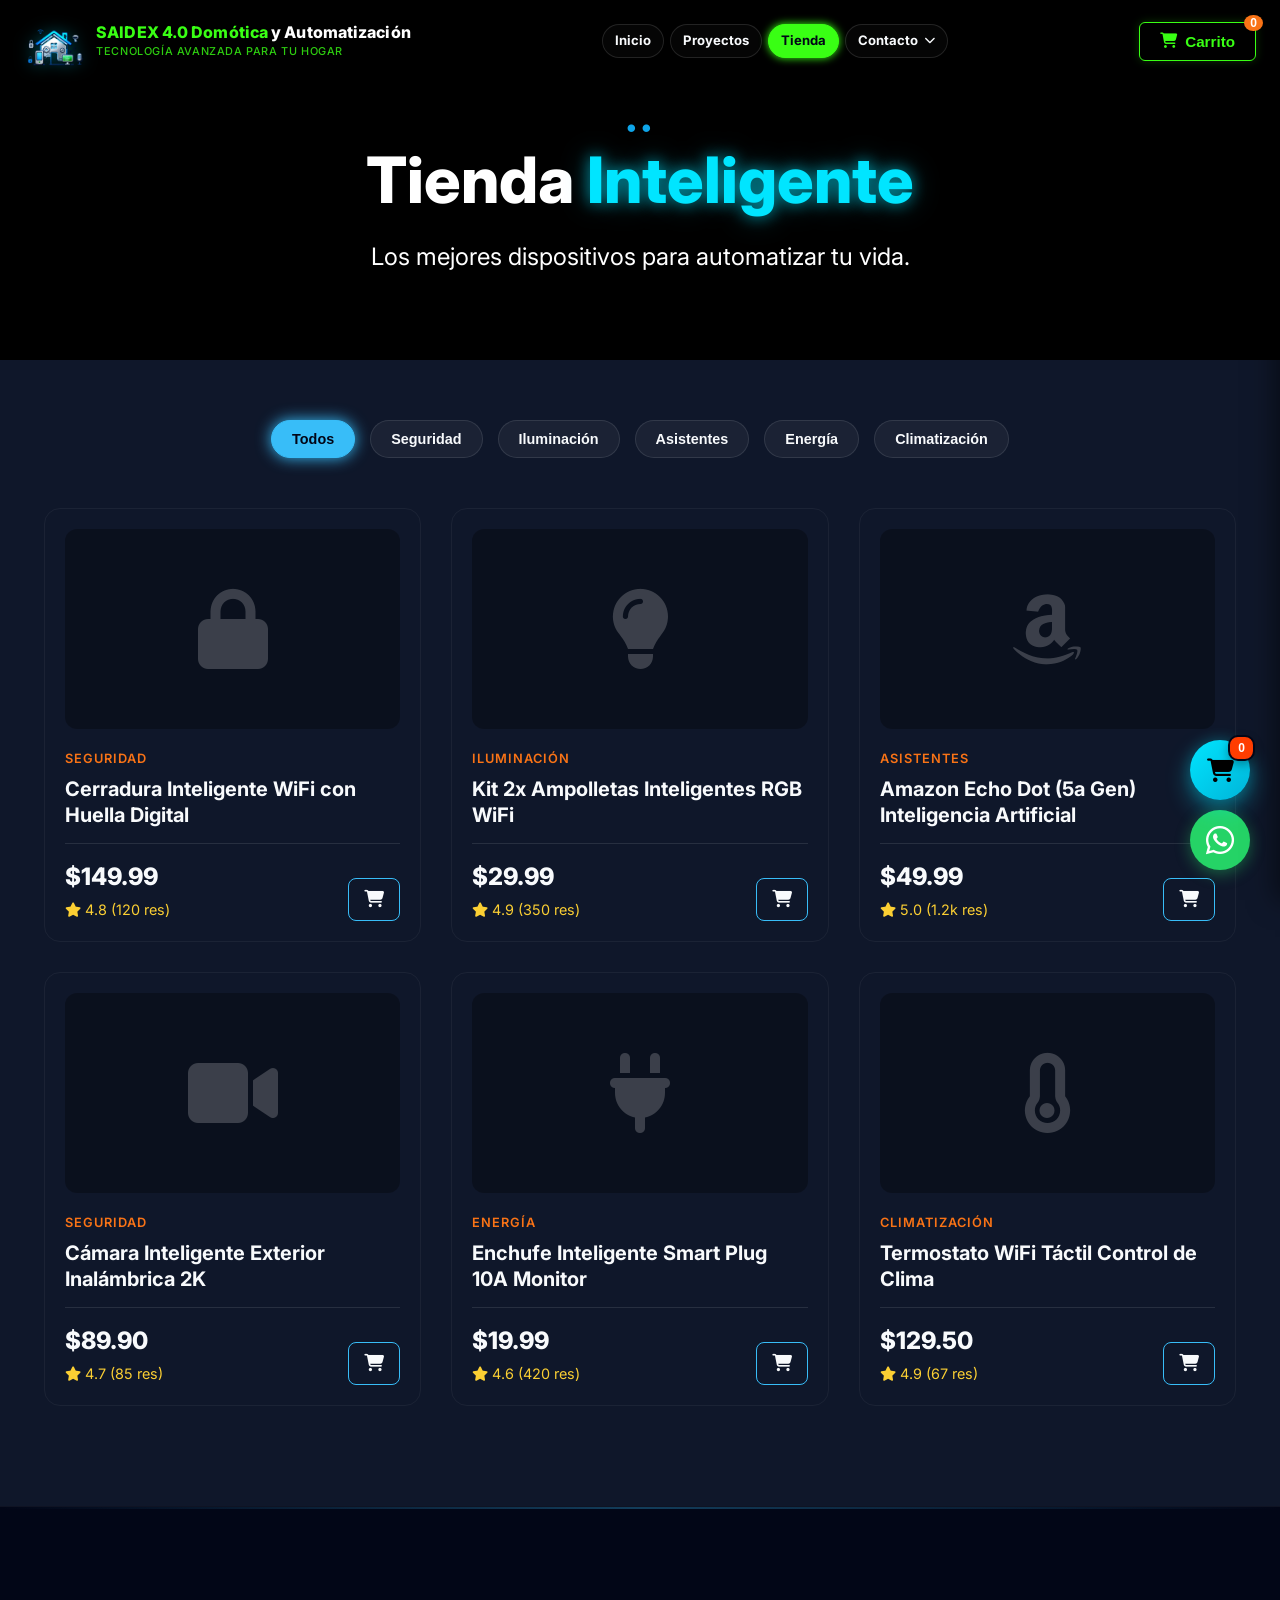
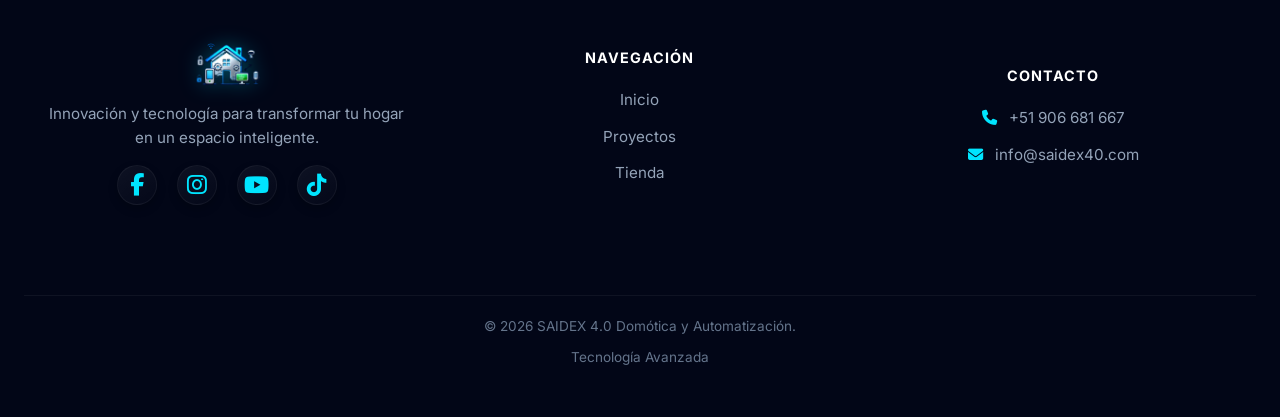
<file: tienda.html>
<!DOCTYPE html>
<html lang="es">

<head>
    <meta charset="UTF-8">
    <meta name="viewport" content="width=device-width, initial-scale=1.0">
    <title>Tienda Online - SAIDEX 4.0</title>
    <!-- Google Fonts -->
    <link rel="preconnect" href="https://fonts.googleapis.com">
    <link rel="preconnect" href="https://fonts.gstatic.com" crossorigin>
    <link href="https://fonts.googleapis.com/css2?family=Inter:wght@300;400;500;600;700;800&display=swap"
        rel="stylesheet">
    <!-- Font Awesome for Icons -->
    <link rel="stylesheet" href="https://cdnjs.cloudflare.com/ajax/libs/font-awesome/6.4.0/css/all.min.css">
    <!-- Custom CSS -->
    <link rel="stylesheet" href="css/style.css">
    <!-- Favicon -->
    <link rel="icon" type="image/png" href="assets/logo.png">
    <style>
        .modal-overlay {
            position: fixed; top: 0; left: 0; width: 100%; height: 100%;
            background: rgba(0, 0, 0, 0.85); backdrop-filter: blur(12px);
            display: none; justify-content: center; align-items: center; z-index: 2000;
        }
        .modal-overlay.active { display: flex; }
        .modal-content {
            background: #020617; border: 1px solid var(--brand-cyan);
            border-radius: 24px; padding: 40px; width: 90%; position: relative;
            box-shadow: 0 0 50px rgba(0, 229, 255, 0.2);
        }

        .close-modal {
            position: absolute; top: 20px; right: 25px; color: #94A3B8;
            font-size: 1.8rem; cursor: pointer;
        }
        .close-modal:hover { color: var(--brand-cyan); }
        .form-group { margin-bottom: 20px; }
        .form-group label { display: block; color: #94A3B8; font-size: 0.85rem; margin-bottom: 8px; text-transform: uppercase; letter-spacing: 1px; }
        .form-group input {
            width: 100%; background: rgba(255, 255, 255, 0.03); border: 1px solid rgba(255, 255, 255, 0.1);
            border-radius: 10px; padding: 12px 15px; color: #FFF; font-family: 'Inter', sans-serif;
        }
        .form-group input:focus { border-color: var(--brand-cyan); outline: none; }

        /* Floating Cart Button Style - Only for Store */
        .cart-float {
            position: fixed;
            bottom: 100px;
            right: 30px;
            width: 60px;
            height: 60px;
            background: linear-gradient(135deg, #00E5FF, #00B4D8);
            border-radius: 50%;
            display: flex;
            align-items: center;
            justify-content: center;
            color: #000;
            font-size: 1.5rem;
            box-shadow: 0 10px 25px rgba(0, 229, 255, 0.4), 0 0 15px rgba(0, 229, 255, 0.2);
            z-index: 1001;
            cursor: pointer;
            transition: all 0.3s cubic-bezier(0.175, 0.885, 0.32, 1.275);
            border: none;
            outline: none;
        }

        .cart-float:hover {
            transform: scale(1.1) translateY(-5px);
            box-shadow: 0 15px 35px rgba(0, 229, 255, 0.6), 0 0 25px rgba(0, 229, 255, 0.3);
        }

        .cart-float .cart-badge {
            position: absolute;
            top: -5px;
            right: -5px;
            background: #FF3D00;
            color: #FFF;
            font-size: 0.75rem;
            font-weight: 700;
            padding: 4px 8px;
            border-radius: 10px;
            min-width: 20px;
            text-align: center;
            border: 2px solid #020617;
            box-shadow: 0 4px 10px rgba(0,0,0,0.3);
        }

        @media (max-width: 768px) {
            .cart-float {
                bottom: 90px;
                right: 20px;
                width: 55px;
                height: 55px;
            }
        }
    </style>
</head>

<body class="bg-dark-primary">
    <!-- Header Navigation -->
    <header class="navbar">
        <div class="container nav-container">
            <a href="index.html" class="logo">
                <img src="assets/logo.png" alt="SAIDEX 4.0" class="logo-img">
                <div class="logo-text">
                    <span class="company-name"><span class="brand-highlight">SAIDEX 4.0 Domótica</span> y Automatización</span>
                    <span class="company-tagline">Tecnología avanzada para tu hogar</span>
                </div>
            </a>

            <nav class="nav-links">
                <a href="index.html" class="nav-item">Inicio</a>
                <a href="proyectos.html" class="nav-item">Proyectos</a>
                <a href="tienda.html" class="nav-item active">Tienda</a>
                <a href="index.html#contacto" class="nav-item">Contacto <i
                        class="fa-solid fa-chevron-down dropdown-icon"></i></a>
            </nav>

            <div class="nav-actions">
                <button class="btn btn-primary cart-toggle" id="cart-btn"
                    style="position:relative; width:auto; padding:10px 20px;">
                    <i class="fa-solid fa-cart-shopping"></i> Carrito
                    <span id="cart-count" class="cart-badge">0</span>
                </button>
            </div>

            <div class="menu-toggle" id="mobile-menu-btn">
                <i class="fa-solid fa-bars"></i>
            </div>
        </div>
    </header>

    <main>
        <section class="hero" style="min-height: 40vh; display:flex; align-items:center; justify-content:center;">
            <div class="hero-overlay" style="opacity: 0.7;"></div>
            <div class="container text-center relative-z">
                <span class="dots-decorator">••</span>
                <h1 class="hero-title">Tienda <span class="text-neon-blue">Inteligente</span></h1>
                <h2 class="hero-subtitle text-gray-light" style="margin-top:20px; font-weight: 400;">Los mejores
                    dispositivos para automatizar tu vida.</h2>
            </div>
        </section>

        <!-- Store Section -->
        <section class="store-section" style="padding: 60px 0 100px;">
            <div class="container">

                <!-- Filters -->
                <div class="store-filters">
                    <button class="filter-btn active" data-filter="all">Todos</button>
                    <button class="filter-btn" data-filter="seguridad">Seguridad</button>
                    <button class="filter-btn" data-filter="iluminacion">Iluminación</button>
                    <button class="filter-btn" data-filter="asistentes">Asistentes</button>
                    <button class="filter-btn" data-filter="energia">Energía</button>
                    <button class="filter-btn" data-filter="clima">Climatización</button>
                </div>

                <div class="store-grid">
                    <!-- Product 1 -->
                    <div class="product-card" data-category="seguridad">
                        <div class="product-image">
                            <i class="fa-solid fa-lock"></i>
                        </div>
                        <div class="product-info">
                            <span class="product-category">Seguridad</span>
                            <h3 class="product-title">Cerradura Inteligente WiFi con Huella Digital</h3>
                            <div class="product-price-row">
                                <div>
                                    <div class="product-price">$149.99</div>
                                    <div class="product-rating"><i class="fa-solid fa-star"></i> 4.8 (120 res)</div>
                                </div>
                                <button class="btn-buy add-to-cart" data-id="p1" data-name="Cerradura Inteligente"
                                    data-price="149.99"><i class="fa-solid fa-cart-shopping"></i></button>
                            </div>
                        </div>
                    </div>

                    <!-- Product 2 -->
                    <div class="product-card" data-category="iluminacion">
                        <div class="product-image">
                            <i class="fa-solid fa-lightbulb"></i>
                        </div>
                        <div class="product-info">
                            <span class="product-category">Iluminación</span>
                            <h3 class="product-title">Kit 2x Ampolletas Inteligentes RGB WiFi</h3>
                            <div class="product-price-row">
                                <div>
                                    <div class="product-price">$29.99</div>
                                    <div class="product-rating"><i class="fa-solid fa-star"></i> 4.9 (350 res)</div>
                                </div>
                                <button class="btn-buy add-to-cart" data-id="p2" data-name="Kit 2x Ampolletas RGB"
                                    data-price="29.99"><i class="fa-solid fa-cart-shopping"></i></button>
                            </div>
                        </div>
                    </div>

                    <!-- Product 3 -->
                    <div class="product-card" data-category="asistentes">
                        <div class="product-image">
                            <i class="fa-brands fa-amazon"></i>
                        </div>
                        <div class="product-info">
                            <span class="product-category">Asistentes</span>
                            <h3 class="product-title">Amazon Echo Dot (5a Gen) Inteligencia Artificial</h3>
                            <div class="product-price-row">
                                <div>
                                    <div class="product-price">$49.99</div>
                                    <div class="product-rating"><i class="fa-solid fa-star"></i> 5.0 (1.2k res)</div>
                                </div>
                                <button class="btn-buy add-to-cart" data-id="p3" data-name="Amazon Echo Dot"
                                    data-price="49.99"><i class="fa-solid fa-cart-shopping"></i></button>
                            </div>
                        </div>
                    </div>

                    <!-- Product 4 -->
                    <div class="product-card" data-category="seguridad">
                        <div class="product-image">
                            <i class="fa-solid fa-video"></i>
                        </div>
                        <div class="product-info">
                            <span class="product-category">Seguridad</span>
                            <h3 class="product-title">Cámara Inteligente Exterior Inalámbrica 2K</h3>
                            <div class="product-price-row">
                                <div>
                                    <div class="product-price">$89.90</div>
                                    <div class="product-rating"><i class="fa-solid fa-star"></i> 4.7 (85 res)</div>
                                </div>
                                <button class="btn-buy add-to-cart" data-id="p4" data-name="Cámara Exterior 2K"
                                    data-price="89.90"><i class="fa-solid fa-cart-shopping"></i></button>
                            </div>
                        </div>
                    </div>

                    <!-- Product 5 -->
                    <div class="product-card" data-category="energia">
                        <div class="product-image">
                            <i class="fa-solid fa-plug"></i>
                        </div>
                        <div class="product-info">
                            <span class="product-category">Energía</span>
                            <h3 class="product-title">Enchufe Inteligente Smart Plug 10A Monitor</h3>
                            <div class="product-price-row">
                                <div>
                                    <div class="product-price">$19.99</div>
                                    <div class="product-rating"><i class="fa-solid fa-star"></i> 4.6 (420 res)</div>
                                </div>
                                <button class="btn-buy add-to-cart" data-id="p5" data-name="Enchufe Inteligente"
                                    data-price="19.99"><i class="fa-solid fa-cart-shopping"></i></button>
                            </div>
                        </div>
                    </div>

                    <!-- Product 6 -->
                    <div class="product-card" data-category="clima">
                        <div class="product-image">
                            <i class="fa-solid fa-temperature-empty"></i>
                        </div>
                        <div class="product-info">
                            <span class="product-category">Climatización</span>
                            <h3 class="product-title">Termostato WiFi Táctil Control de Clima</h3>
                            <div class="product-price-row">
                                <div>
                                    <div class="product-price">$129.50</div>
                                    <div class="product-rating"><i class="fa-solid fa-star"></i> 4.9 (67 res)</div>
                                </div>
                                <button class="btn-buy add-to-cart" data-id="p6" data-name="Termostato WiFi Táctil"
                                    data-price="129.50"><i class="fa-solid fa-cart-shopping"></i></button>
                            </div>
                        </div>
                    </div>
                </div>
            </div>
        </section>
    </main>

    <!-- Shopping Cart Sidebar -->
    <div class="cart-overlay" id="cart-overlay"></div>
    <div class="cart-sidebar" id="cart-sidebar">
        <div class="cart-header">
            <h3><i class="fa-solid fa-cart-shopping"></i> Tu Carrito</h3>
            <button class="close-cart" id="close-cart"><i class="fa-solid fa-xmark"></i></button>
        </div>
        <div class="cart-items" id="cart-items">
            <div class="empty-cart-msg">Tu carrito está vacío</div>
        </div>
        <div class="cart-footer">
            <div class="cart-total-row">
                <span>Total:</span>
                <span class="cart-total-price" id="cart-total">$0.00</span>
            </div>
            <button class="btn btn-primary btn-checkout" style="width:100%; border-radius: 8px;">Pagar Ahora</button>
        </div>
    </div>

    <!-- Checkout Modal (Premium Design) -->
    <div class="modal-overlay" id="checkout-modal">
        <div class="modal-content" style="max-width: 450px;">
            <span class="close-modal" id="close-checkout-modal">&times;</span>
            <div style="text-align: center; margin-bottom: 25px;">
                <div style="color: var(--brand-cyan); font-size: 2.5rem; margin-bottom: 15px;">
                    <i class="fa-solid fa-cart-check"></i>
                </div>
                <h3 style="color: #FFF; font-size: 1.8rem; margin-bottom: 8px;">Finalizar Pedido</h3>
                <p style="color: #94A3B8; font-size: 0.9rem;">Completa tus datos para enviarte el pedido por WhatsApp.</p>
            </div>
            
            <form id="checkout-form">
                <div class="form-group">
                    <label>Nombre Completo</label>
                    <input type="text" id="check-name" placeholder="Tu nombre..." required>
                </div>
                <div class="form-group">
                    <label>Dirección de Entrega</label>
                    <input type="text" id="check-address" placeholder="Av. Siempre Viva 123..." required>
                </div>
                <div style="background: rgba(0, 229, 255, 0.05); padding: 15px; border-radius: 12px; margin-bottom: 25px; border: 1px solid rgba(0, 229, 255, 0.1);">
                    <p style="color: #FFF; font-size: 0.9rem; margin-bottom: 5px;">Método de Pago:</p>
                    <p style="color: var(--brand-cyan); font-weight: 700; font-size: 0.85rem;"><i class="fa-solid fa-clock"></i> Coordinar Pago al Recibir en WhatsApp</p>
                </div>
                <button type="submit" class="btn-submit" style="background: var(--brand-cyan); color: #000;">
                    Confirmar y Enviar <i class="fa-brands fa-whatsapp"></i>
                </button>
            </form>
        </div>
    </div>

    <!-- Footer Unified Pill -->
    <footer class="footer" id="contacto">
        <div class="container">
            <div class="footer-pill minimal">
                <!-- Column 1: Brand -->
                <div class="brand-col">
                    <img src="assets/logo.png" alt="SAIDEX 4.0" style="height: 60px; filter: drop-shadow(0 0 10px rgba(0, 229, 255, 0.3)); margin-bottom: 15px;">
                    <p>Innovación y tecnología para transformar tu hogar en un espacio inteligente.</p>
                    <div class="social-links" style="margin-top: 15px; display: flex; gap: 20px;">
                        <a href="https://www.facebook.com/share/1DKk2KMXqo/" target="_blank" style="color: #00E5FF; font-size: 1.4rem;"><i class="fa-brands fa-facebook-f"></i></a>
                        <a href="https://www.instagram.com/capri4431?igsh=cWtvcjdqN3Vhbjgz" target="_blank" style="color: #00E5FF; font-size: 1.4rem;"><i class="fa-brands fa-instagram"></i></a>
                        <a href="https://youtube.com/@jesusronaldocesararellanas5388/community?si=2w9Oj341CV9DP4Bu" target="_blank" style="color: #00E5FF; font-size: 1.4rem;"><i class="fa-brands fa-youtube"></i></a>
                        <a href="https://www.tiktok.com/@arellanasanchez2006" target="_blank" style="color: #00E5FF; font-size: 1.4rem;"><i class="fa-brands fa-tiktok"></i></a>
                    </div>
                </div>

                <!-- Column 2: Navigation -->
                <div class="nav-col">
                    <h4>NAVEGACIÓN</h4>
                    <ul>
                        <li><a href="index.html">Inicio</a></li>
                        <li><a href="proyectos.html">Proyectos</a></li>
                        <li><a href="tienda.html">Tienda</a></li>
                    </ul>
                </div>

                <!-- Column 3: Contact -->
                <div class="contact-col">
                    <h4>CONTACTO</h4>
                    <ul>
                        <li><i class="fa-solid fa-phone" style="color: #00E5FF; margin-right:8px;"></i> +51 906 681 667</li>
                        <li><i class="fa-solid fa-envelope" style="color: #00E5FF; margin-right:8px;"></i> info@saidex40.com</li>
                    </ul>
                </div>
            </div>
            <div style="display:flex; flex-direction: column; align-items: center; gap: 10px; padding: 20px 0; border-top: 1px solid rgba(255, 255, 255, 0.05); margin-top: 20px;">
                <p style="color: #64748B; font-size: 0.85rem;">&copy; 2026 SAIDEX 4.0 Domótica y Automatización.</p>
                <p style="color: #64748B; font-size: 0.85rem;">Tecnología Avanzada</p>
            </div>
        </div>
    </footer>

    <!-- Floating Shopping Cart Button (Store Only) -->
    <button class="cart-float cart-toggle" id="cart-btn-float" aria-label="Ver carrito">
        <i class="fa-solid fa-cart-shopping"></i>
        <span id="cart-count-float" class="cart-badge">0</span>
    </button>

    <!-- Floating WhatsApp Button -->
    <a href="https://wa.me/51906681667" class="whatsapp-float" target="_blank" rel="noopener noreferrer">
        <i class="fa-brands fa-whatsapp"></i>
    </a>
    <script src="js/script.js"></script>
</body>

</html>
</file>
<file: css/style.css>
/* 
  Theme Variables 
*/
:root {
  /* Colors */
  --bg-dark-primary: #020617;
  /* Very dark blue for header/footer */
  --bg-dark-secondary: #0F172A;
  /* Slightly lighter for hero/stats */
  --bg-dark-surface: #1E293B;
  /* For dark cards or elements */

  --bg-light: #F8FAFC;
  /* White/Light gray section background */
  --bg-white: #FFFFFF;

  --brand-orange: #F97316;
  --brand-orange-hover: #EA580C;

  --brand-blue-accent: #38BDF8;
  /* Light blue neon accent text */
  --brand-blue-secondary: #0EA5E9;
  --brand-cyan: #00E5FF;
  --neon-green: #39FF14;
  --neon-green-glow: rgba(57, 255, 20, 0.5);
  --menu-blue: #87CEEB;
  --menu-blue-glow: rgba(135, 206, 235, 0.5);

  /* Text Colors */
  --text-white: #F8FAFC;
  --text-dark: #0F172A;
  --text-gray-light: #94A3B8;
  /* Gray for dark backgrounds */
  --text-gray-dark: #475569;
  /* Gray for light backgrounds */

  /* Layout */
  --container-max: 1280px;
  --section-padding: 80px 20px;

  /* Typography */
  --font-primary: 'Inter', sans-serif;

  /* Effects */
  --shadow-sm: 0 1px 2px 0 rgb(0 0 0 / 0.05);
  --shadow-md: 0 4px 6px -1px rgb(0 0 0 / 0.1), 0 2px 4px -2px rgb(0 0 0 / 0.1);
  --shadow-lg: 0 10px 15px -3px rgb(0 0 0 / 0.1), 0 4px 6px -4px rgb(0 0 0 / 0.1);
}

/* 
  Reset & Base styles
*/
* {
  margin: 0;
  padding: 0;
  box-sizing: border-box;
}

html {
  scroll-behavior: smooth;
}

body {
  font-family: var(--font-primary);
  background-color: var(--bg-dark-secondary);
  color: var(--text-white);
  line-height: 1.5;
  -webkit-font-smoothing: antialiased;
}


body.no-scroll {
  overflow: hidden !important;
  height: 100vh;
}

/* 
  ANIMATION FRAMEWORK - RESTORED & CUSTOM
*/
@keyframes bounceIn {
    0% { opacity: 0; transform: scale(0.3); }
    50% { opacity: 1; transform: scale(1.05); }
    70% { transform: scale(0.9); }
    100% { opacity: 1; transform: scale(1); }
}

.animate-bounce-in {
    opacity: 0;
    animation: bounceIn 0.8s cubic-bezier(0.36, 0, 0.66, -0.56) forwards;
}

.delay-1 { animation-delay: 0.1s; }
.delay-2 { animation-delay: 0.4s; }
.delay-3 { animation-delay: 0.7s; }
.delay-4 { animation-delay: 1.0s; }
.delay-5 { animation-delay: 1.3s; }
.delay-6 { animation-delay: 1.6s; }
.delay-7 { animation-delay: 1.9s; }
.delay-8 { animation-delay: 2.2s; }

.scroll-bounce {
    opacity: 0;
}

.scroll-bounce.is-visible {
    animation: bounceIn 0.8s cubic-bezier(0.36, 0, 0.66, -0.56) forwards;
}

/* Carousel Zoom */
@keyframes slideZoom {
    from { transform: scale(1); }
    to { transform: scale(1.15); }
}

.container {
  width: 100%;
  max-width: var(--container-max);
  margin: 0 auto;
  padding: 0 24px;
}

a {
  text-decoration: none;
  color: inherit;
}

ul {
  list-style: none;
}

img {
  max-width: 100%;
  display: block;
}

/* 
  Buttons 
*/
.btn {
  display: inline-flex;
  align-items: center;
  justify-content: center;
  gap: 8px;
  padding: 10px 24px;
  font-size: 0.95rem;
  font-weight: 600;
  border-radius: 6px;
  cursor: pointer;
  border: 1px solid transparent;
}

.btn-primary {
  background-color: var(--brand-orange);
  color: #fff;
}

.btn-primary:hover {
  background-color: var(--brand-orange-hover);
  box-shadow: 0 4px 14px rgba(249, 115, 22, 0.4);
}

.btn-outline {
  background-color: transparent;
  color: var(--text-white);
  border-color: rgba(255, 255, 255, 0.2);
}

.btn-outline:hover {
  background-color: rgba(255, 255, 255, 0.05);
  border-color: var(--text-white);
}

.btn-cyan {
  background-color: #00E5FF;
  color: #020617;
  border-color: transparent;
  font-weight: 700;
}

.btn-cyan:hover {
  background-color: #00B8D4;
  box-shadow: 0 4px 14px rgba(0, 229, 255, 0.5);
  color: #020617;
}

/* 
  Header & Navbar 
*/
.navbar {
  position: fixed;
  top: 0;
  width: 100%;
  background-color: transparent;
  min-height: 80px;
  backdrop-filter: none;
  border-bottom: 1px solid transparent;
  z-index: 2000; /* Much higher than overlay */
  padding: 15px 0;
  transition: all 0.4s cubic-bezier(0.4, 0, 0.2, 1);
}

.navbar.scrolled {
  background-color: rgba(2, 6, 23, 0.95);
  backdrop-filter: blur(12px);
  padding: 10px 0;
  border-bottom: 1px solid rgba(0, 229, 255, 0.1);
  box-shadow: 0 4px 20px rgba(0, 0, 0, 0.4);
}



.nav-container {
  display: flex;
  align-items: center;
  justify-content: space-between;
  width: 100%;
}

/* Logo */
.logo {
  display: flex;
  align-items: center;
  gap: 12px;
  text-decoration: none;
  min-width: fit-content;
}

.logo-img {
  height: 52px;
  width: auto;
  object-fit: contain;
  filter: drop-shadow(0 0 8px rgba(0, 229, 255, 0.3));
}

.logo-text {
  display: flex;
  flex-direction: column;
  justify-content: center;
}

.company-name {
  color: #FFF;
  font-size: 1.0rem;
  font-weight: 800;
  line-height: 1.2;
  letter-spacing: 0.1px;
  white-space: nowrap;
}

.brand-highlight {
  color: var(--neon-green);
  display: inline-block;
}

.company-tagline {
  color: var(--neon-green);
  font-size: 0.68rem;
  font-weight: 500;
  text-transform: uppercase;
  letter-spacing: 0.6px;
  margin-top: 1px;
  opacity: 0.8;
}



/* Nav Links */
.nav-links {
  display: flex;
  align-items: center;
  gap: 6px;
  flex: 1;
  justify-content: center;
  /* Center the menu in the available space */
}

.nav-item {
  color: var(--text-white);
  font-size: 0.82rem;
  font-weight: 700;
  position: relative;
  padding: 6px 12px;
  border: 1px solid rgba(255, 255, 255, 0.12);
  border-radius: 50px;
  /* Pillow-style buttons like modern UI */
  text-decoration: none;
  background: rgba(255, 255, 255, 0.02);
  display: flex;
  align-items: center;
  justify-content: center;
  white-space: nowrap;
}

.nav-item:hover,
.nav-item.active {
  color: var(--bg-dark-primary) !important;
  border-color: var(--neon-green) !important;
  box-shadow: 0 0 12px var(--neon-green-glow);
  background: var(--neon-green) !important;
}

.nav-item.active {
  background: var(--neon-green);
  color: var(--bg-dark-primary) !important;
  border-color: var(--neon-green);
  box-shadow: 0 0 8px var(--neon-green);
}

/* Remove old underline */
.nav-item.active::after {
  display: none !important;
}

.dropdown-icon {
  font-size: 0.7rem;
  margin-left: 6px;
}

.nav-item a {
  color: inherit;
  text-decoration: none;
  display: flex;
  align-items: center;
  gap: 6px;
  line-height: 1;
}

.nav-item:hover .dropdown-icon {
  color: var(--bg-dark-primary);
}

/* Nav Actions - Neon Green Outlines */
.nav-actions {
  display: flex;
  align-items: center;
  gap: 15px;
}

.btn-primary {
  background: transparent !important;
  border: 1px solid var(--neon-green) !important;
  color: var(--neon-green) !important;
  box-shadow: 0 0 10px rgba(57, 255, 20, 0.2);
}

.btn-primary:hover {
  background: var(--neon-green) !important;
  color: #000 !important;
  box-shadow: 0 0 20px var(--neon-green-glow);
}

.btn-outline {
  border: 1px solid rgba(255, 255, 255, 0.2) !important;
  color: #FFF !important;
}

.btn-outline:hover {
  border-color: var(--neon-green) !important;
  color: var(--neon-green) !important;
  box-shadow: 0 0 15px var(--neon-green-glow);
}

/* Mega Menu Dropdown */
.has-dropdown {
  position: relative;
}

.mega-menu {
  position: absolute;
  top: 100%;
  left: 50%;
  transform: translateX(-50%) translateY(10px);
  background-color: var(--bg-dark-surface);
  border: 1px solid rgba(255, 255, 255, 0.1);
  border-radius: 8px;
  padding: 24px;
  width: max-content;
  opacity: 0;
  visibility: hidden;
  box-shadow: var(--shadow-lg);
  margin-top: 10px;
}

.has-dropdown:hover .mega-menu {
  opacity: 1;
  visibility: visible;
}

.mega-menu-content {
  display: flex;
  gap: 48px;
}

.mega-col h3 {
  font-size: 0.95rem;
  color: var(--text-white);
  margin-bottom: 16px;
  padding-bottom: 8px;
  border-bottom: 1px solid rgba(255, 255, 255, 0.1);
}

.mega-col ul {
  display: flex;
  flex-direction: column;
  gap: 12px;
}

.mega-col a {
  color: var(--text-gray-light);
  font-size: 0.85rem;
}

.mega-col a:hover {
  color: var(--brand-blue-accent);
}

/* Nav Actions */
.nav-actions {
  display: flex;
  align-items: center;
  gap: 16px;
}

.menu-toggle {
  display: none;
  background: none;
  border: none;
  color: var(--text-white);
  font-size: 1.5rem;
  cursor: pointer;
}

/* 
  Hero Section 
*/
.hero {
  position: relative;
  min-height: 100vh;
  display: flex;
  align-items: center;
  padding-top: 100px;
  padding-bottom: 60px;
  /* Offset for fixed header */
  background-color: #000000;
  overflow: hidden;
}

/* Particles Canvas */
.particle-canvas {
  position: absolute;
  top: 0;
  left: 0;
  width: 100%;
  height: 100%;
  z-index: 1;
  pointer-events: none;
}




.hero-container {
  display: grid;
  grid-template-columns: 55% 45%;
  align-items: center;
  position: relative;
  z-index: 2;
  height: 100%;
  padding-bottom: 20px;
}
@media (max-width: 991px) {
  .hero-container {
    grid-template-columns: 1fr;
    text-align: center;
    padding-bottom: 50px;
  }
}



.hero-title {
  font-size: clamp(2rem, 8vw, 4rem);
  font-weight: 800;
  line-height: 1.1;
  margin-bottom: 24px;
  color: #FFFFFF;
  text-shadow: 0 4px 15px rgba(0, 0, 0, 0.9), 0 2px 5px rgba(0, 0, 0, 0.8);
}

.text-neon-blue {
  color: #00E5FF;
  text-shadow: 0 0 15px rgba(0, 229, 255, 0.6), 0 0 30px rgba(0, 229, 255, 0.3);
}

.hero-subtitle {
  font-size: clamp(1rem, 4vw, 1.5rem);
  font-weight: 600;
  margin-bottom: 16px;
  color: #FFFFFF;
  text-shadow: 0 4px 10px rgba(0, 0, 0, 0.9), 0 2px 5px rgba(0, 0, 0, 0.8);
}

.hero-text {
  display: none; /* Removed as per new layout */
}

.hero-features-grid {
  display: flex;
  gap: 15px;
  margin-bottom: 35px;
  flex-wrap: wrap;
}

@media (max-width: 991px) {
  .hero-features-grid {
    justify-content: center;
  }
}

.hero-feature-card {
  background: rgba(255, 255, 255, 0.03);
  backdrop-filter: blur(10px);
  -webkit-backdrop-filter: blur(10px);
  border: 1px solid rgba(255, 255, 255, 0.1);
  border-radius: 12px;
  padding: 20px;
  display: flex;
  flex-direction: column;
  align-items: center;
  justify-content: center;
  gap: 12px;
  min-width: 140px;
  transition: all 0.4s cubic-bezier(0.4, 0, 0.2, 1);
  cursor: default;
  box-shadow: 0 4px 15px rgba(0, 0, 0, 0.2);
}

.hero-feature-card:hover {
  background: rgba(0, 229, 255, 0.05);
  border-color: rgba(0, 229, 255, 0.4);
  transform: translateY(-8px);
  box-shadow: 0 15px 30px rgba(0, 229, 255, 0.15);
}

.feature-icon-wrapper {
  font-size: 2.2rem;
  color: #00E5FF;
  text-shadow: 0 0 15px rgba(0, 229, 255, 0.6);
  transition: transform 0.3s ease;
}

.hero-feature-card:hover .feature-icon-wrapper {
  transform: scale(1.1);
}

.hero-feature-card span {
  color: #FFFFFF;
  font-weight: 700;
  font-size: 1rem;
  letter-spacing: 0.5px;
}

.hero-actions {
  display: flex;
  gap: 20px;
  margin-bottom: 25px;
}

@media (max-width: 900px) {
  .hero-actions {
    justify-content: center;
    flex-wrap: wrap;
  }
}

/* Hero Main Image Layout */
.hero-image {
  display: flex;
  justify-content: center;
  align-items: flex-end;
  position: relative;
  height: 100%;
}

.hero-main-img {
  max-width: 120%;
  height: auto;
  filter: drop-shadow(0 0 30px rgba(0, 229, 255, 0.2));
  transform: perspective(1000px) rotateY(-5deg) translateY(20px);
  transition: all 0.5s ease;
}

.hero-main-img:hover {
  transform: perspective(1000px) rotateY(0deg) scale(1.02);
  filter: drop-shadow(0 0 50px rgba(0, 229, 255, 0.4));
}

/* Smartphone Mockup Removed */

/* Hero Trust Bar Premium */
.hero-trust-bar {
  display: flex;
  align-items: center;
  background: rgba(15, 23, 42, 0.6);
  backdrop-filter: blur(12px);
  -webkit-backdrop-filter: blur(12px);
  border: 1px solid rgba(255, 255, 255, 0.1);
  border-radius: 12px;
  padding: 10px 20px;
  gap: 15px;
  margin-top: 25px;
  width: fit-content;
  box-shadow: 0 10px 30px rgba(0, 0, 0, 0.3), inset 0 1px 1px rgba(255, 255, 255, 0.1);
  flex-wrap: wrap;
}

.trust-item {
  display: flex;
  align-items: center;
  gap: 10px;
  color: #FFFFFF;
  font-size: 0.95rem;
}

.trust-item b {
  font-weight: 700;
}

.trust-item i {
  color: #4ADE80; /* Bright Green like the reference */
  font-size: 1.1rem;
}

.trust-dot {
  width: 4px;
  height: 4px;
  background: #4ADE80;
  border-radius: 50%;
  opacity: 0.6;
}

.trust-whatsapp-btn {
  display: flex;
  align-items: center;
  gap: 8px;
  background: rgba(37, 211, 102, 0.1);
  border: 1px solid rgba(37, 211, 102, 0.4);
  border-radius: 30px;
  padding: 8px 18px;
  color: #FFFFFF;
  text-decoration: none;
  font-size: 0.85rem;
  font-weight: 500;
  transition: all 0.3s cubic-bezier(0.4, 0, 0.2, 1);
  margin-left: 10px;
  box-shadow: 0 0 15px rgba(37, 211, 102, 0.15);
}

.trust-whatsapp-btn i {
  color: #25D366;
  font-size: 1.2rem;
}

.trust-whatsapp-btn:hover {
  background: #25D366;
  color: #000;
  transform: translateY(-2px);
  box-shadow: 0 5px 20px rgba(37, 211, 102, 0.4);
}

.trust-whatsapp-btn:hover i {
  color: #000;
}

@media (max-width: 768px) {
  .hero-trust-bar {
    flex-direction: column;
    align-items: flex-start;
    padding: 15px;
    width: 100%;
  }
  .trust-dot {
    display: none;
  }
  .trust-whatsapp-btn {
    margin-left: 0;
    margin-top: 5px;
    width: 100%;
    justify-content: center;
  }
}

/* 
  About Section
*/
.about-section {
  padding: 100px 0;
  position: relative;
  background-color: #FFFFFF;
}

/* Subtle background decorator for light theme */
.about-section::after {
  content: '';
  position: absolute;
  top: 0;
  right: 0;
  width: 300px;
  height: 300px;
  background: radial-gradient(circle, rgba(0, 229, 255, 0.05) 0%, transparent 70%);
  z-index: 1;
}

.relative-z {
  position: relative;
  z-index: 2;
}

.about-glass-grid {
  display: grid;
  grid-template-columns: 1fr 1fr;
  gap: 30px;
}

/* 
  Modern "Sobre Nosotros" Redesign 
*/
.about-section {
  padding: 100px 0;
  background-color: #FFFFFF;
  position: relative;
  overflow: hidden;
}

.section-title-modern {
  font-size: clamp(2rem, 5vw, 3rem);
  font-weight: 800;
  text-align: center;
  margin-bottom: 60px;
  background: linear-gradient(90deg, #020617, #00E5FF);
  -webkit-background-clip: text;
  -webkit-text-fill-color: transparent;
  display: flex;
  align-items: center;
  justify-content: center;
  gap: 15px;
}

.about-modern-grid {
  display: grid;
  grid-template-columns: repeat(3, 1fr);
  gap: 30px;
}

.about-modern-card {
  background: #FFFFFF;
  border-radius: 28px;
  padding: 40px 30px;
  text-align: center;
  transition: all 0.4s cubic-bezier(0.175, 0.885, 0.32, 1.275);
  display: flex;
  flex-direction: column;
  align-items: center;
  position: relative;
}

.about-modern-card:hover {
  transform: translateY(-10px);
}

/* Card Glow Effects */
.card-glow-blue {
  border: 1.5px solid rgba(0, 229, 255, 0.3);
  box-shadow: 0 15px 40px rgba(0, 229, 255, 0.08);
}
.card-glow-blue:hover {
  border-color: rgba(0, 229, 255, 1); /* Solid neon blue */
  box-shadow: 0 25px 60px rgba(0, 229, 255, 0.3), 
              inset 0 0 15px rgba(0, 229, 255, 0.2);
}

.card-glow-cyan {
  border: 1.5px solid rgba(16, 185, 129, 0.3);
  box-shadow: 0 15px 40px rgba(16, 185, 129, 0.08);
}
.card-glow-cyan:hover {
  border-color: rgba(16, 185, 129, 1); /* Solid neon emerald */
  box-shadow: 0 25px 60px rgba(16, 185, 129, 0.3), 
              inset 0 0 15px rgba(16, 185, 129, 0.2);
}

.card-glow-green {
  border: 1.5px solid rgba(34, 197, 94, 0.3);
  box-shadow: 0 15px 40px rgba(34, 197, 94, 0.08);
}
.card-glow-green:hover {
  border-color: rgba(34, 197, 94, 1); /* Solid neon lime */
  box-shadow: 0 25px 60px rgba(34, 197, 94, 0.3), 
              inset 0 0 15px rgba(34, 197, 94, 0.2);
}

.about-card-icon {
  width: 120px;
  height: 120px;
  margin-bottom: 25px;
  object-fit: contain;
}

.about-card-title {
  font-size: 1.65rem;
  font-weight: 800;
  color: #0F172A;
  margin-bottom: 12px;
  line-height: 1.2;
}

.about-card-subtitle {
  font-size: 1.05rem;
  font-weight: 500;
  color: #475569;
  margin-bottom: 25px;
}

.about-card-list {
  list-style: none;
  padding: 0;
  margin: 0;
  text-align: left;
  width: 100%;
}

.about-card-list li {
  display: flex;
  align-items: flex-start;
  gap: 12px;
  color: #334155;
  font-size: 0.95rem;
  line-height: 1.5;
  margin-bottom: 18px;
}

/* Custom Bullets */
.about-card-list.bullets li::before {
  content: "•";
  color: #0F172A;
  font-weight: 900;
  font-size: 1.4rem;
  line-height: 1;
}

/* Check Icons */
.about-card-list.checks li i {
  color: #00E5FF;
  font-size: 1.3rem;
  background: rgba(0, 229, 255, 0.1);
  width: 32px;
  height: 32px;
  display: flex;
  align-items: center;
  justify-content: center;
  border-radius: 50%;
  flex-shrink: 0;
}

@media (max-width: 1024px) {
  .about-modern-grid {
    grid-template-columns: repeat(2, 1fr);
  }
}

@media (max-width: 768px) {
  .about-modern-grid {
    grid-template-columns: 1fr;
  }
  .about-modern-card {
    padding: 35px 25px;
  }
}



/* 
  Features Strip 
*/
.features-strip {
  background-color: var(--bg-dark-secondary);
  padding: 40px 0;
  border-bottom: 1px solid rgba(255, 255, 255, 0.05);
  box-shadow: var(--shadow-lg);
  position: relative;
  z-index: 10;
}

.features-container {
  display: flex;
  justify-content: space-between;
  align-items: center;
}

.feature-item {
  display: flex;
  align-items: center;
  gap: 16px;
  flex: 1;
  padding: 0 20px;
  border-right: 1px solid rgba(255, 255, 255, 0.1);
}

.feature-item:last-child {
  border-right: none;
}

.feature-icon {
  font-size: 2rem;
  color: var(--brand-blue-secondary);
  display: flex;
  align-items: center;
  justify-content: center;
  width: 50px;
  height: 50px;
  background-color: rgba(14, 165, 233, 0.1);
  border-radius: 12px;
}

.feature-text h4 {
  font-size: 1rem;
  margin-bottom: 4px;
  color: var(--text-white);
}

.feature-text p {
  font-size: 0.85rem;
  color: var(--text-gray-light);
}

/* 
  Solutions and Projects Section
*/
.bg-light {
  background-color: var(--bg-light);
}

.dark-text {
  color: var(--text-dark);
}

.solutions-projects-section {
  padding: 80px 0;
}

.main-grid {
  display: grid;
  grid-template-columns: 2.5fr 1fr;
  gap: 40px;
}

.section-header {
  margin-bottom: 30px;
  display: flex;
  align-items: center;
}

.center-title {
  justify-content: center;
  gap: 20px;
}

.space-between {
  justify-content: space-between;
}

.dots-decorator {
  color: var(--brand-blue-secondary);
  font-size: 1.5rem;
  letter-spacing: 2px;
}

.section-title {
  font-size: 2rem;
  font-weight: 700;
}

/* Solution Cards */
.solutions-grid {
  display: grid;
  grid-template-columns: repeat(3, 1fr);
  gap: 24px;
}

.solution-card {
  background-color: var(--bg-white);
  border-radius: 12px;
  overflow: hidden;
  box-shadow: var(--shadow-md);
  transition: var(--transition);
  border: 1px solid rgba(0, 0, 0, 0.05);
}

.solution-card:hover {
  transform: translateY(-2px);
  box-shadow: 0 10px 20px rgba(56, 189, 248, 0.4), 0 0 15px var(--brand-blue-accent);
}

/* Micro-animations for Links */
.nav-item {
  position: relative;
}

.nav-item::after {
  content: '';
  position: absolute;
  bottom: -5px;
  left: 50%;
  width: 0;
  height: 2px;
  background: var(--brand-blue-secondary);
  transition: all 0.3s ease;
  transform: translateX(-50%);
}

.nav-item:hover::after {
  width: 80%;
  box-shadow: 0 0 10px var(--brand-blue-accent);
}

/* Scroll Down Indicator */
.scroll-indicator {
  position: absolute;
  bottom: 30px;
  left: 50%;
  transform: translateX(-50%);
  display: flex;
  flex-direction: column;
  align-items: center;
  gap: 8px;
  color: var(--brand-blue-secondary);
  font-size: 0.8rem;
  font-weight: 500;
  opacity: 0.7;
  cursor: pointer;
  z-index: 10;
}

.mouse-icon {
  width: 24px;
  height: 40px;
  border: 2px solid var(--brand-blue-secondary);
  border-radius: 12px;
  position: relative;
}

.mouse-wheel {
  width: 4px;
  height: 8px;
  background: var(--brand-blue-secondary);
  border-radius: 2px;
  position: absolute;
  top: 8px;
  left: 50%;
  transform: translateX(-50%);
  animation: mouseScroll 1.5s infinite;
}

@keyframes mouseScroll {
  0% { transform: translate(-50%, 0); opacity: 1; }
  100% { transform: translate(-50%, 15px); opacity: 0; }
}


.card-image {
  position: relative;
  height: 180px;
}

.img-placeholder {
  width: 100%;
  height: 100%;
  background-color: #E2E8F0;
  background-size: cover;
  background-position: center;
}

.bg-blue-img {
  background-image: url('../assets/thumb_sistemas.png');
}

.bg-blue-img2 {
  background-image: url('../assets/thumb_integraciones.png');
}

.bg-blue-img3 {
  background-image: url('../assets/thumb_servicios.png');
}

.card-icon {
  position: absolute;
  bottom: -20px;
  left: 20px;
  width: 50px;
  height: 50px;
  background-color: var(--bg-dark-primary);
  color: var(--brand-blue-secondary);
  border-radius: 50%;
  display: flex;
  align-items: center;
  justify-content: center;
  font-size: 1.2rem;
  border: 4px solid var(--bg-white);
  box-shadow: var(--shadow-sm);
}

.card-content {
  padding: 30px 20px 20px;
}

.card-content h3 {
  color: var(--text-dark);
  font-size: 1.25rem;
  margin-bottom: 16px;
}

.card-content ul {
  margin-bottom: 24px;
}

.card-content li {
  color: var(--text-gray-dark);
  font-size: 0.9rem;
  margin-bottom: 8px;
  display: flex;
  align-items: flex-start;
  gap: 8px;
}

.text-green {
  color: #10B981;
  margin-top: 4px;
}

.btn-text {
  color: var(--brand-blue-secondary);
  font-weight: 600;
  font-size: 0.95rem;
  display: inline-flex;
  align-items: center;
  gap: 8px;
}

.btn-text:hover {
  color: var(--brand-blue-accent);
}

/* Projects Column */
.btn-text-small {
  color: var(--brand-blue-secondary);
  font-size: 0.85rem;
  font-weight: 600;
}

.projects-list {
  display: flex;
  flex-direction: column;
  gap: 20px;
}

.project-mini-card {
  background-color: var(--bg-white);
  border-radius: 12px;
  overflow: hidden;
  box-shadow: var(--shadow-sm);
}

.project-img {
  height: 120px;
  position: relative;
  background-size: cover;
  background-position: center;
}

.bg-house-img {
  background-image: url('../assets/thumb_residencial.png');
}

.bg-office-img {
  background-image: url('../assets/thumb_comercial.png');
}

.bg-apt-img {
  background-image: url('../assets/thumb_departamento.png');
}

.badge {
  position: absolute;
  bottom: 10px;
  left: 10px;
  background-color: rgba(2, 6, 23, 0.8);
  color: white;
  font-size: 0.7rem;
  padding: 4px 8px;
  border-radius: 4px;
  font-weight: 500;
  backdrop-filter: blur(4px);
}

.project-info {
  padding: 12px 15px;
}

.project-info h4 {
  color: var(--text-dark);
  font-size: 1rem;
  margin-bottom: 4px;
}

.project-info p {
  color: var(--text-gray-dark);
  font-size: 0.75rem;
}

/* 
  Stats Section
*/
.stats-section {
  padding: 50px 0;
  border-top: 1px solid rgba(255, 255, 255, 0.05);
}

.stats-container {
  display: flex;
  justify-content: space-between;
  align-items: center;
}

.stat-item {
  display: flex;
  flex-direction: column;
  align-items: center;
  text-align: center;
}

.stat-icon {
  font-size: 2.5rem;
  margin-bottom: 12px;
}

.stat-item h3 {
  font-size: 2.5rem;
  font-weight: 800;
  margin-bottom: 4px;
}

.stat-item p {
  color: var(--text-gray-light);
  font-size: 0.9rem;
}

/* 
  CTA Banner
*/
.cta-banner {
  padding: 60px 0;
  background-color: var(--bg-white);
}

.cta-bg {
  background: linear-gradient(135deg, rgba(14, 165, 233, 0.1), rgba(2, 6, 23, 0.5)), url('https://images.unsplash.com/photo-1558002038-1055907df827?ixlib=rb-4.0.3&auto=format&fit=crop&w=1200&q=80') center/cover;
  border-radius: 20px;
  padding: 60px 40px;
  display: flex;
  justify-content: space-between;
  align-items: center;
  box-shadow: 0 20px 40px rgba(0, 0, 0, 0.4);
  position: relative;
  overflow: hidden;
}

.cta-bg::before {
  content: '';
  position: absolute;
  top: 0;
  left: 0;
  width: 100%;
  height: 100%;
  background-color: rgba(2, 6, 23, 0.85);
  /* Dark overlay */
}

.cta-content,
.cta-actions {
  position: relative;
  z-index: 2;
}

.cta-content h2 {
  font-size: 2rem;
  margin-bottom: 8px;
}

.cta-content p {
  color: var(--text-gray-light);
  font-size: 1.1rem;
}

/* 
  Partners Strip
*/
.partners-strip {
  padding: 40px 0;
  border-bottom: 1px solid rgba(0, 0, 0, 0.05);
}

.text-center {
  text-align: center;
}

.partners-title {
  color: var(--text-gray-dark);
  font-size: 0.9rem;
  margin-bottom: 24px;
}

.partners-logos {
  display: flex;
  justify-content: center;
  align-items: center;
  gap: 40px;
  flex-wrap: wrap;
}

.partner-logo-img {
  height: 40px;
  width: auto;
  object-fit: contain;
  filter: grayscale(100%);
  opacity: 0.6;
  cursor: pointer;
  transition: all 0.3s ease;
}

.partner-logo-img:hover {
  filter: grayscale(0%);
  opacity: 1;
  transform: scale(1.05);
}

/* 
  Footer
*/
.footer {
  padding: 80px 0 30px;
  background-color: var(--bg-dark-primary);
  border-top: 1px solid rgba(255, 255, 255, 0.05);
  position: relative;
}

.footer::before {
  content: '';
  position: absolute;
  top: 0;
  left: 0;
  right: 0;
  height: 2px;
  background: linear-gradient(90deg, transparent, var(--brand-blue-accent), transparent);
  opacity: 0.3;
}

.footer-grid {
  display: grid;
  grid-template-columns: 2fr 1fr 1.2fr 1.2fr 1.5fr;
  gap: 30px;
  margin-bottom: 60px;
}

.brand-col .logo {
  margin-bottom: 24px;
  display: flex;
  justify-content: center;
}

.footer-desc {
  color: var(--text-gray-light);
  font-size: 0.95rem;
  line-height: 1.6;
  margin-bottom: 30px;
  text-align: center;
}

.social-links {
  display: flex;
  gap: 12px;
  justify-content: center;
}

.social-links a {
  display: flex;
  align-items: center;
  justify-content: center;
  width: 40px;
  height: 40px;
  background: linear-gradient(145deg, rgba(255, 255, 255, 0.05), rgba(255, 255, 255, 0.01));
  border: 1px solid rgba(255, 255, 255, 0.05);
  border-radius: 50%;
  color: var(--text-white);
  transition: all 0.3s ease;
  box-shadow: 0 4px 10px rgba(0, 0, 0, 0.2);
}

.social-links a:hover {
  background: var(--brand-blue-secondary);
  border-color: var(--brand-blue-accent);
  color: white;
  transform: translateY(-5px);
  box-shadow: 0 10px 20px rgba(14, 165, 233, 0.3);
}

.footer-col {
  display: flex;
  flex-direction: column;
  align-items: center;
  text-align: center;
}

.footer-col h4 {
  font-size: 0.95rem;
  font-weight: 700;
  color: var(--text-white);
  margin-bottom: 24px;
  letter-spacing: 0.5px;
  text-transform: uppercase;
  position: relative;
  padding-bottom: 12px;
  text-align: center;
}

.footer-col h4::after {
  content: '';
  position: absolute;
  bottom: 0;
  left: 50%;
  transform: translateX(-50%);
  width: 30px;
  height: 2px;
  background-color: var(--brand-blue-accent);
  border-radius: 2px;
}

.footer-col ul {
  display: flex;
  flex-direction: column;
  align-items: center;
  gap: 16px;
}

.footer-col a {
  color: var(--text-gray-light);
  font-size: 0.9rem;
  transition: all 0.3s ease;
  display: inline-flex;
  align-items: center;
}

.footer-col a:hover {
  color: var(--brand-blue-accent);
  transform: translateX(4px);
}

.contact-list {
  display: flex;
  flex-direction: column;
  align-items: center;
  gap: 10px;
}

.contact-list li {
  display: flex;
  flex-direction: column;
  align-items: center;
  text-align: center;
  gap: 6px;
  font-size: 0.9rem;
  color: var(--text-gray-light);
  line-height: 1.5;
  margin-bottom: 12px;
}

.contact-list li i {
  color: var(--brand-blue-accent);
  font-size: 1.1rem;
  margin-top: 2px;
}



.footer-bottom {
  display: flex;
  justify-content: center;
  align-items: center;
  padding-top: 25px;
  border-top: 1px solid rgba(255, 255, 255, 0.08);
  color: var(--text-gray-light);
  font-size: 0.85rem;
}

/* 
  Responsive Media Queries
*/
.menu-toggle {
  display: none;
  font-size: 1.5rem;
  color: var(--text-white);
  cursor: pointer;
  margin-left: auto;
}

@media (max-width: 1200px) {
  .footer-grid {
    grid-template-columns: repeat(3, 1fr);
    gap: 40px;
  }
}

@media (max-width: 1024px) {
  .hero-container {
    grid-template-columns: 1fr;
    text-align: center;
  }

  .hero-image {
    display: none;
  }

  .hero-actions {
    justify-content: center;
  }

  .hero-trust {
    justify-content: center;
  }

  .main-grid {
    grid-template-columns: 1fr;
  }

  .solutions-grid {
    grid-template-columns: repeat(2, 1fr);
  }

  .about-glass-grid {
    grid-template-columns: 1fr;
  }

  .partners-logos {
    gap: 30px;
  }

  .footer-grid {
    grid-template-columns: repeat(3, 1fr);
  }
}

@media (max-width: 480px) {
  .logo-img {
    height: 38px;
  }

  .logo-text {
    display: flex;
    flex-direction: column;
    margin-left: 0;
  }

  .company-name {
    font-size: 0.85rem;
    letter-spacing: 0;
  }

  .company-tagline {
    font-size: 0.58rem;
    letter-spacing: 0.3px;
  }
}

@media (max-width: 1150px) {
  .menu-toggle {
    display: block;
    position: relative;
    z-index: 2001;
  }

  .nav-links {
    display: none;
    position: fixed;
    top: 0;
    left: 0;
    width: 100%;
    height: 100vh;
    background-color: rgba(2, 6, 23, 0.98);
    backdrop-filter: blur(25px);
    -webkit-backdrop-filter: blur(25px);
    flex-direction: column;
    justify-content: flex-start;
    align-items: center;
    padding: 100px 20px 140px; /* Space for header and footer buttons */
    z-index: 999;
    overflow-y: auto;
    transition: all 0.4s ease;
    opacity: 0;
    transform: scale(0.95);
  }

  .nav-links.mobile-active {
    display: flex;
    opacity: 1;
    transform: translateY(0);
  }

  .nav-actions {
    display: none;
    position: fixed;
    bottom: 0;
    left: 0;
    width: 100%;
    flex-direction: column;
    padding: 20px 40px 30px;
    background: linear-gradient(to top, rgba(2, 6, 23, 1), transparent);
    z-index: 1000;
    gap: 12px;
    opacity: 0;
    transform: translateY(20px);
    transition: all 0.4s ease 0.1s;
  }

  .nav-actions.mobile-active {
    display: flex;
    opacity: 1;
    transform: translateY(0);
  }

  .nav-item {
    width: 100%;
    max-width: 320px;
    text-align: center;
    padding: 14px 0;
    border: 1px solid rgba(255, 255, 255, 0.08) !important;
    border-radius: 14px !important;
    background: rgba(255, 255, 255, 0.02) !important;
    margin-bottom: 10px;
    font-size: 1rem !important;
  }

  .nav-item:hover, .nav-item.active {
    background: var(--neon-green) !important;
    color: #000 !important;
    border-color: var(--neon-green) !important;
  }

  .nav-actions .btn {
    width: 100%;
    padding: 16px !important;
    font-size: 1rem !important;
    border-radius: 12px !important;
  }

  .dropdown-menu {
    position: static;
    opacity: 1;
    visibility: visible;
    transform: none;
    box-shadow: none;
    border-top: none;
    display: none;
  }

  .has-dropdown.mobile-active .dropdown-menu {
    display: block;
    background: rgba(0, 0, 0, 0.2);
  }

  .mega-menu-content {
    grid-template-columns: 1fr;
    gap: 20px;
  }

  .section-title {
    font-size: 2rem;
  }

  .about-section {
    padding: 60px 0;
  }

  .hero-title {
    font-size: 2.2rem;
    line-height: 1.2;
    br { display: none; } /* Remove manual breaks on mobile */
  }

  .hero-subtitle {
    font-size: 0.95rem;
    margin-bottom: 25px;
    br { display: none; }
  }

  .hero-actions {
    flex-direction: column;
    gap: 15px;
    width: 100%;
    max-width: 320px;
    margin-inline: auto;
  }

  .hero-actions .btn {
    width: 100%;
    justify-content: center;
  }

  .features-container {
    flex-direction: column;
    gap: 30px;
  }

  .hero-trust {
    flex-direction: column;
    align-items: center;
    gap: 12px;
  }

  .solutions-grid {
    grid-template-columns: 1fr;
  }

  .stats-container {
    flex-direction: column;
    align-items: center;
    gap: 30px;
  }

  .stat-item {
    width: 100%;
  }

  .cta-bg {
    flex-direction: column;
    text-align: center;
    gap: 30px;
  }

  .footer-grid {
    grid-template-columns: 1fr;
    gap: 40px;
  }

  .footer-bottom {
    flex-direction: column;
    gap: 10px;
    text-align: center;
  }

  .partner-logo-img {
    height: 30px;
  }

  .partners-logos {
    gap: 20px;
  }
}

/* 
  Floating WhatsApp 
*/
.whatsapp-float {
  position: fixed;
  bottom: 30px;
  right: 30px;
  background-color: #25d366;
  color: #fff;
  width: 60px;
  height: 60px;
  border-radius: 50%;
  display: flex;
  justify-content: center;
  align-items: center;
  font-size: 32px;
  box-shadow: 0 4px 15px rgba(37, 211, 102, 0.4);
  z-index: 1000;
  transition: all 0.3s ease;
  animation: pulse-wa 2s infinite cubic-bezier(0.66, 0, 0, 1);
  text-decoration: none;
}

.whatsapp-float:hover {
  transform: scale(1.1) rotate(5deg);
  background-color: #1ebe57;
  color: white;
  box-shadow: 0 6px 20px rgba(37, 211, 102, 0.6);
}

@keyframes pulse-wa {
  0% {
    box-shadow: 0 0 0 0 rgba(37, 211, 102, 0.7);
  }

  70% {
    box-shadow: 0 0 0 15px rgba(37, 211, 102, 0);
  }

  100% {
    box-shadow: 0 0 0 0 rgba(37, 211, 102, 0);
  }
}

@media (max-width: 768px) {
  .whatsapp-float {
    bottom: 20px;
    right: 20px;
    width: 50px;
    height: 50px;
    font-size: 28px;
  }
}

/* --- STORE AESTHETIC --- */
.store-grid {
  display: grid;
  grid-template-columns: repeat(auto-fit, minmax(280px, 1fr));
  gap: 30px;
  margin-top: 50px;
  padding: 0 20px;
}

.product-card {
  background: var(--bg-glass);
  border: 1px solid rgba(255, 255, 255, 0.05);
  border-radius: 16px;
  padding: 20px;
  transition: var(--transition);
  position: relative;
  overflow: hidden;
  display: flex;
  flex-direction: column;
}

.product-card::before {
  content: '';
  position: absolute;
  top: -2px;
  left: -2px;
  right: -2px;
  bottom: -2px;
  background: linear-gradient(45deg, var(--brand-blue-accent), transparent, var(--brand-orange));
  z-index: -1;
  transition: opacity 0.3s;
  opacity: 0;
  border-radius: 18px;
}

.product-card:hover {
  transform: translateY(-5px);
  box-shadow: 0 10px 30px rgba(14, 165, 233, 0.2);
}

.product-card:hover::before {
  opacity: 1;
}

.product-image {
  height: 200px;
  border-radius: 12px;
  background: rgba(0, 0, 0, 0.3);
  display: flex;
  align-items: center;
  justify-content: center;
  margin-bottom: 20px;
  overflow: hidden;
  position: relative;
}

.product-image i {
  font-size: 80px;
  color: rgba(255, 255, 255, 0.2);
  transition: var(--transition);
}

.product-card:hover .product-image i {
  color: var(--brand-blue-accent);
  text-shadow: 0 0 20px var(--brand-blue-accent);
  transform: scale(1.1);
}

.product-info {
  flex-grow: 1;
  display: flex;
  flex-direction: column;
}

.product-category {
  font-size: 0.8rem;
  color: var(--brand-orange);
  text-transform: uppercase;
  letter-spacing: 1px;
  font-weight: 600;
  margin-bottom: 8px;
}

.product-title {
  font-size: 1.25rem;
  color: var(--text-white);
  font-weight: 700;
  margin-bottom: 15px;
  line-height: 1.3;
}

.product-price-row {
  display: flex;
  justify-content: space-between;
  align-items: flex-end;
  margin-top: auto;
  border-top: 1px solid rgba(255, 255, 255, 0.1);
  padding-top: 15px;
}

.product-price {
  font-size: 1.5rem;
  font-weight: 800;
  color: var(--brand-blue-primary);
}

.product-rating {
  color: #fbcf33;
  font-size: 0.9rem;
  margin-top: 4px;
}

.btn-buy {
  background: transparent;
  color: var(--text-white);
  border: 1px solid var(--brand-blue-accent);
  padding: 10px 15px;
  border-radius: 8px;
  cursor: pointer;
  font-size: 1.1rem;
  font-weight: 600;
  transition: var(--transition);
}

.btn-buy:hover {
  background: var(--brand-blue-accent);
  color: var(--bg-dark-primary);
  box-shadow: 0 0 15px var(--brand-blue-accent);
}

/* --- FILTER STRIP --- */
.store-filters {
  display: flex;
  flex-wrap: wrap;
  justify-content: center;
  gap: 15px;
  margin-bottom: 40px;
}

.filter-btn {
  background: rgba(255, 255, 255, 0.05);
  border: 1px solid rgba(255, 255, 255, 0.1);
  color: var(--text-white);
  padding: 10px 20px;
  border-radius: 30px;
  cursor: pointer;
  font-size: 0.9rem;
  font-weight: 600;
  transition: var(--transition);
}

.filter-btn:hover {
  background: rgba(255, 255, 255, 0.1);
}

.filter-btn.active {
  background: var(--brand-blue-accent);
  color: var(--bg-dark-primary);
  box-shadow: 0 0 15px var(--brand-blue-accent);
  border-color: var(--brand-blue-accent);
}

/* --- CART SIDEBAR --- */
.cart-badge {
  background: var(--brand-orange);
  color: white;
  border-radius: 50%;
  padding: 1px 6px;
  font-size: 0.75rem;
  position: absolute;
  top: -8px;
  right: -8px;
  font-weight: bold;
}

.cart-overlay {
  position: fixed;
  top: 0;
  left: 0;
  width: 100%;
  height: 100%;
  background: rgba(0, 0, 0, 0.6);
  z-index: 1000;
  opacity: 0;
  visibility: hidden;
  transition: var(--transition);
  backdrop-filter: blur(4px);
}

.cart-overlay.active {
  opacity: 1;
  visibility: visible;
}

.cart-sidebar {
  position: fixed;
  top: 0;
  right: -400px;
  width: 100%;
  max-width: 400px;
  height: 100vh;
  background: var(--bg-dark-primary);
  box-shadow: -5px 0 25px rgba(0, 0, 0, 0.5);
  z-index: 1001;
  display: flex;
  flex-direction: column;
  transition: right 0.4s cubic-bezier(0.68, -0.55, 0.27, 1.55);
  border-left: 1px solid rgba(255, 255, 255, 0.05);
}

.cart-sidebar.active {
  right: 0;
}

@media (max-width: 480px) {
  .cart-sidebar {
    max-width: 100%;
    right: -100%;
  }
}

.cart-header {
  padding: 24px;
  border-bottom: 1px solid rgba(255, 255, 255, 0.05);
  display: flex;
  justify-content: space-between;
  align-items: center;
}

.cart-header h3 {
  color: var(--text-white);
  display: flex;
  align-items: center;
  gap: 10px;
  font-size: 1.25rem;
  margin: 0;
}

.close-cart {
  background: none;
  border: none;
  color: var(--text-gray-light);
  font-size: 1.5rem;
  cursor: pointer;
  transition: var(--transition);
}

.close-cart:hover {
  color: var(--brand-orange);
  transform: scale(1.1);
}

.cart-items {
  flex-grow: 1;
  overflow-y: auto;
  padding: 20px;
  display: flex;
  flex-direction: column;
  gap: 15px;
}

.empty-cart-msg {
  text-align: center;
  color: var(--text-gray-light);
  margin-top: 50px;
  font-style: italic;
}

.cart-item {
  display: flex;
  justify-content: space-between;
  align-items: center;
  background: rgba(255, 255, 255, 0.03);
  padding: 15px;
  border-radius: 12px;
  border: 1px solid rgba(255, 255, 255, 0.05);
  animation: slideIn 0.3s ease;
}

.cart-item-info h4 {
  font-size: 0.9rem;
  color: var(--text-white);
  margin-bottom: 5px;
}

.cart-item-price {
  color: var(--brand-blue-accent);
  font-weight: 700;
  font-size: 1rem;
}

.remove-item {
  background: none;
  border: none;
  color: var(--text-gray-light);
  cursor: pointer;
  transition: var(--transition);
  font-size: 1.2rem;
}

.remove-item:hover {
  color: var(--brand-orange);
}

.cart-footer {
  padding: 24px;
  border-top: 1px solid rgba(255, 255, 255, 0.05);
  background: rgba(0, 0, 0, 0.2);
}

.cart-total-row {
  display: flex;
  justify-content: space-between;
  font-size: 1.25rem;
  color: var(--text-white);
  font-weight: 700;
  margin-bottom: 15px;
}

.cart-total-price {
  color: var(--brand-blue-accent);
}

@keyframes slideIn {
  from {
    opacity: 0;
    transform: translateX(20px);
  }

  to {
    opacity: 1;
    transform: translateX(0);
  }
}

/* ==========================================================================
   PREMIUM PILL FOOTER SYSTEM
   ========================================================================== */
.footer-pill {
  background-color: #000000;
  background-image: url("data:image/svg+xml,%3Csvg xmlns='http://www.w3.org/2000/svg' width='100' height='100' viewBox='0 0 100 100'%3E%3Cg stroke='%2300e5ff' stroke-opacity='0.08'%3E%3Cpath d='M0 20h20v20M20 0v20M50 50h20v20M70 40v10M90 90h10M90 80v10M10 90v10M0 90h10' fill='none'/%3E%3C/g%3E%3C/svg%3E");
  border-radius: 40px;
  padding: 80px 60px;
  margin: 0 auto 50px;
  max-width: 1200px;
  display: grid;
  grid-template-columns: 1.2fr 1fr 1fr;
  gap: 40px;
  border: 1px solid rgba(255, 255, 255, 0.05);
  box-shadow: 0 40px 100px rgba(0, 0, 0, 1), inset 0 0 40px rgba(0, 229, 255, 0.02);
  position: relative;
  overflow: hidden;
  align-items: start;
  justify-content: center;
}

/* MINIMAL FOOTER VARIANT (No Box) */
.footer-pill.minimal {
  background: none;
  border: none;
  box-shadow: none;
  padding: 40px 0;
  grid-template-columns: repeat(3, 1fr);
  align-items: center;
}

.footer-pill.minimal .brand-col,
.footer-pill.minimal .nav-col,
.footer-pill.minimal .contact-col {
  align-items: center;
  text-align: center;
}

.footer-pill.minimal .nav-col ul,
.footer-pill.minimal .contact-col ul {
  align-items: center;
  text-align: center;
}

.footer-pill.minimal .social-links {
  justify-content: center;
}

.footer-pill .brand-col {
  display: flex;
  flex-direction: column;
  align-items: flex-start;
}

.footer-pill .nav-col {
  display: flex;
  flex-direction: column;
  align-items: center;
}

.footer-pill .nav-col ul {
  list-style: none;
  padding: 0;
  display: flex;
  flex-direction: column;
  gap: 12px;
  align-items: center;
}

.footer-pill .contact-col {
  display: flex;
  flex-direction: column;
  align-items: flex-end;
}

.footer-pill .contact-col ul {
  list-style: none;
  padding: 0;
  display: flex;
  flex-direction: column;
  gap: 12px;
  align-items: flex-end;
}

.footer-pill h4 {
  color: #FFF;
  letter-spacing: 1px;
  margin-bottom: 20px;
  text-transform: uppercase;
  font-size: 0.9rem;
}

.footer-pill p, .footer-pill li {
  color: #94A3B8;
  font-size: 0.95rem;
  line-height: 1.6;
}

.footer-pill a {
  color: #94A3B8;
  text-decoration: none;
  transition: color 0.3s ease;
}

.footer-pill a:hover {
  color: var(--brand-cyan);
}

@media (max-width: 768px) {
  /* Global Spacing */
  .container {
    padding: 0 20px;
  }
  
  section {
    padding: 60px 0 !important;
  }

  /* Typography */
  .section-title {
    font-size: 2.2rem !important;
  }

  /* Grids */
  .solutions-grid, 
  .solutions-grid-2col, 
  .about-glass-grid, 
  .benefits-grid, 
  .glass-feature-grid,
  .footer-pill {
    grid-template-columns: 1fr !important;
    gap: 30px !important;
  }

  /* About Us Light Theme Mobile Fixes */
  .about-section {
    padding: 60px 0 !important;
  }
  
  .about-glass-card {
    padding: 25px !important;
  }

  /* Features Strip */
  .features-strip {
    padding: 40px 0;
  }
  
  .features-container {
    flex-direction: column;
    gap: 25px;
    align-items: center;
    text-align: center;
  }

  .feature-item {
    border-right: none !important;
    border-bottom: 1px solid rgba(255, 255, 255, 0.1);
    padding-bottom: 20px;
  }

  /* Stats Section */
  .stats-container {
    padding: 0 40px;
  }
  
  .stat-item h3 {
    font-size: 2.2rem;
  }

  /* CTA Banner */
  .cta-bg {
    padding: 40px 25px;
  }
  
  .cta-content h2 {
    font-size: 1.8rem;
  }

  /* Partners */
  .partners-logos {
    gap: 25px;
  }
  
  .partner-logo-img {
    height: 35px;
  }

  /* Store Elements */
  .store-grid {
    grid-template-columns: 1fr !important;
    padding: 0 10px;
  }

  .store-filters {
    gap: 10px;
    justify-content: flex-start;
    overflow-x: auto;
    padding-bottom: 15px;
    -webkit-overflow-scrolling: touch;
    flex-wrap: nowrap; /* Allow horizontal scroll on mobile for filters */
  }

  .filter-btn {
    flex-shrink: 0;
    padding: 8px 16px;
  }

  .footer-pill .brand-col,
  .footer-pill .nav-col,
  .footer-pill .contact-col {
    align-items: center !important;
    text-align: center !important;
  }

  .footer-pill .nav-col ul,
  .footer-pill .contact-col ul,
  .footer-pill .social-links {
    align-items: center !important;
    justify-content: center !important;
  }

  .footer-bottom-store {
    flex-direction: column;
    gap: 10px;
    text-align: center;
    padding: 20px 0;
    border-top: 1px solid rgba(255, 255, 255, 0.05);
    color: #64748B;
    font-size: 0.85rem;
  }
}

@media (max-width: 480px) {
  .hero-title {
    font-size: 1.8rem !important;
  }
  
  .btn-large {
    padding: 12px 24px;
    font-size: 1rem;
  }

  /* Modal Fix */
  .modal-content {
    padding: 30px 20px !important;
    width: 95% !important;
  }
  
  .modal-content h3 {
    font-size: 1.5rem !important;
  }
}
</file>
